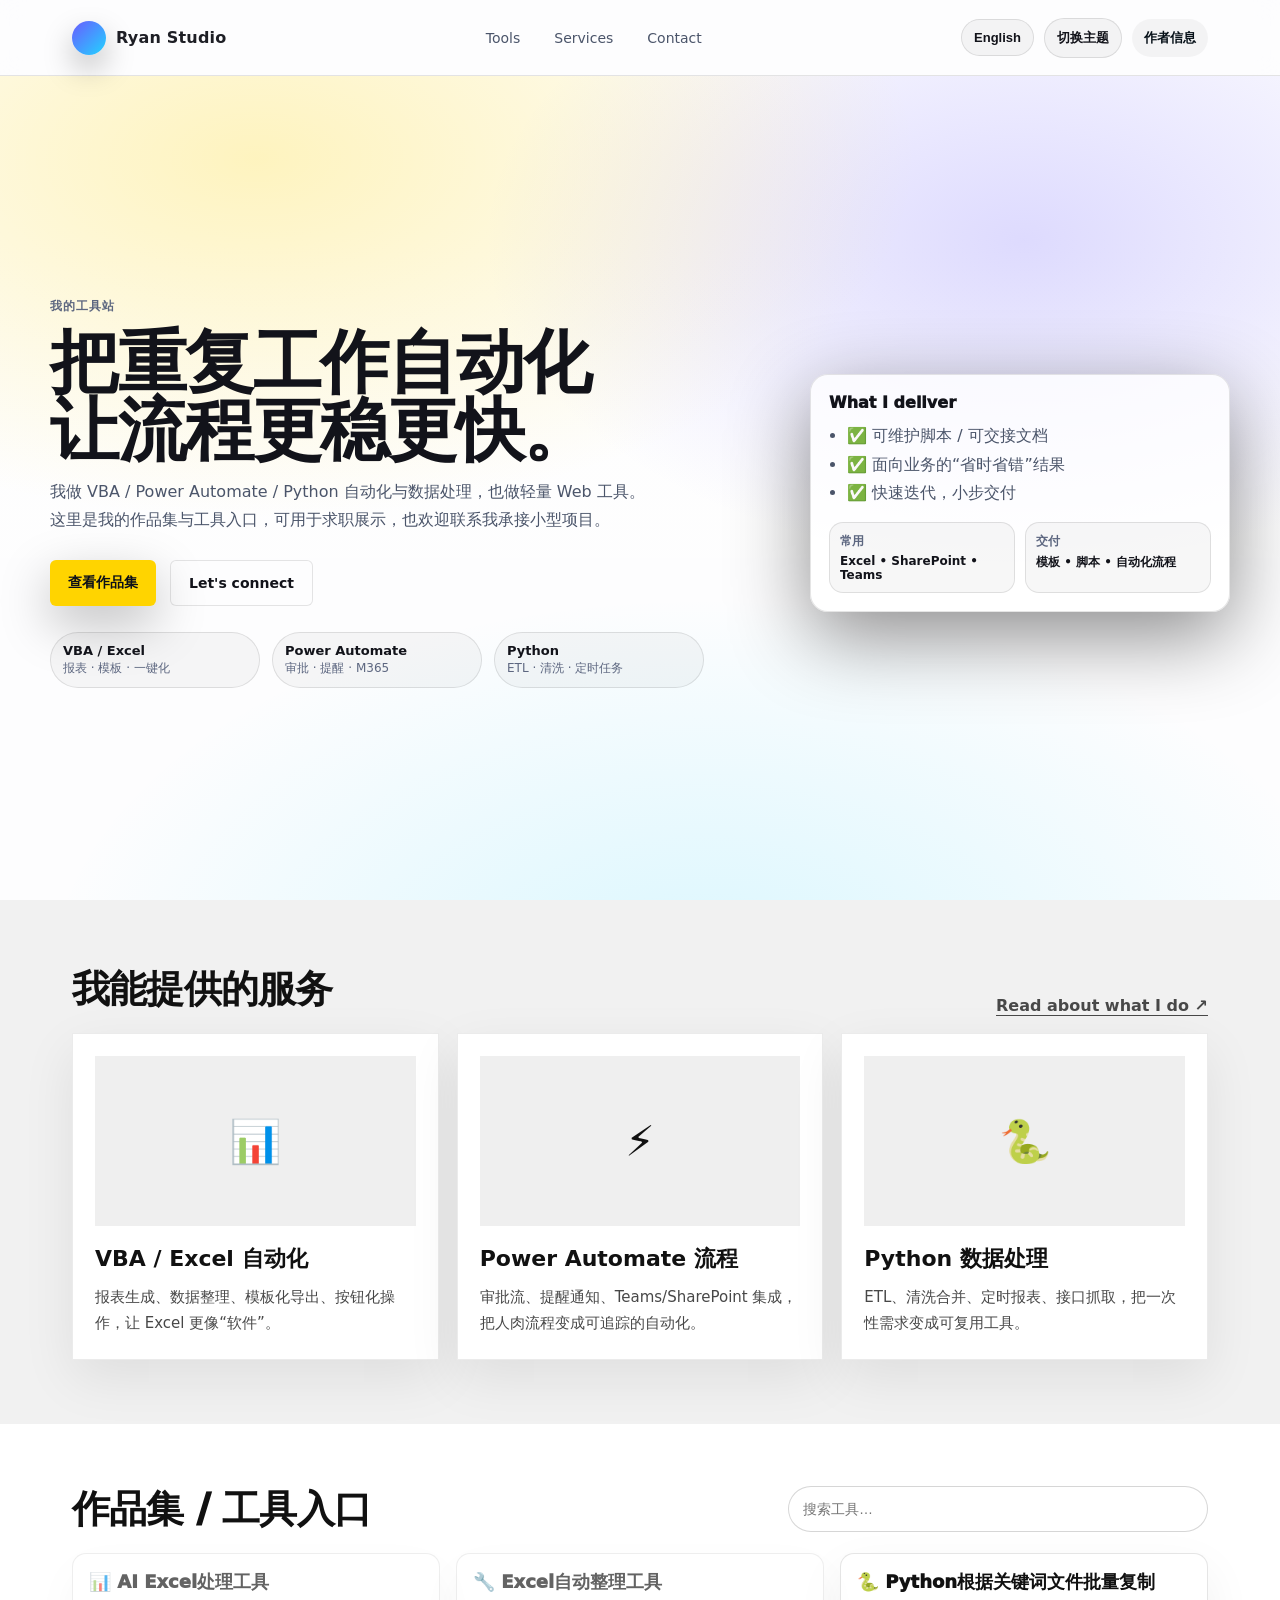
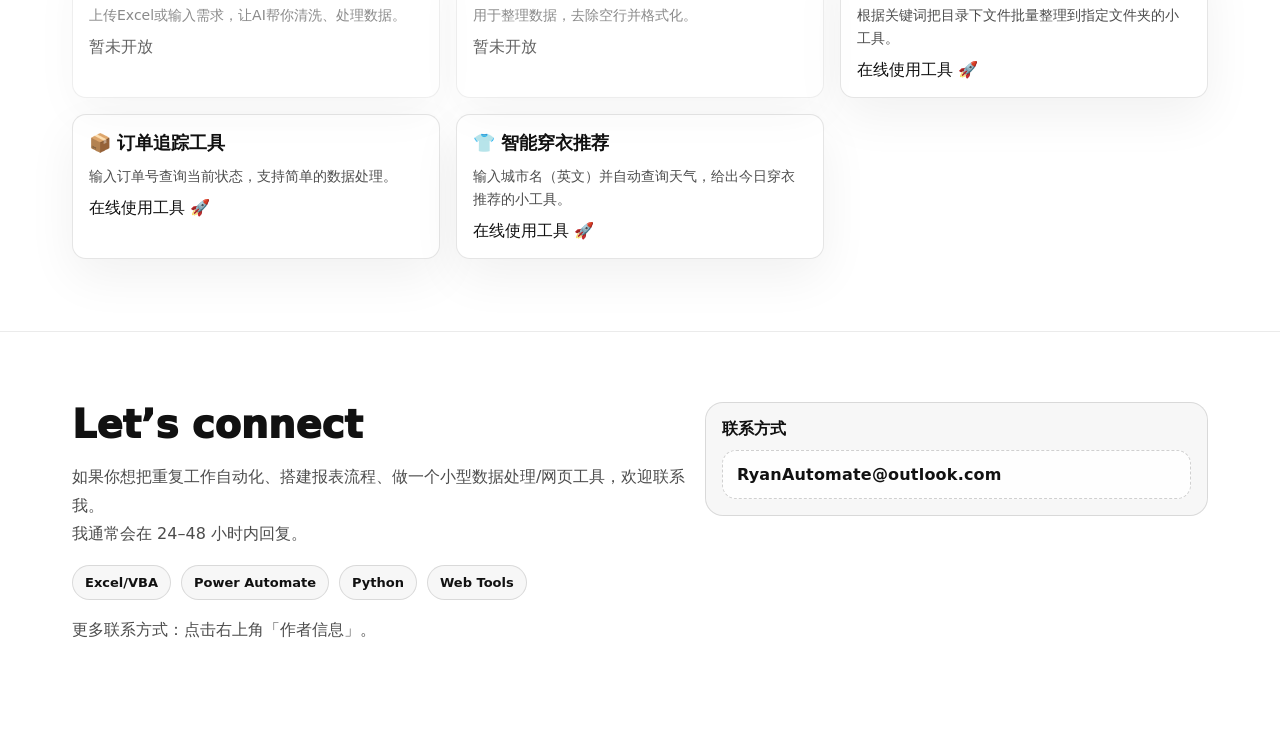
<file: index.html>
<!DOCTYPE html>
<html lang="zh-CN">
<head>
  <meta charset="UTF-8" />
  <meta name="viewport" content="width=device-width, initial-scale=1.0"/>
  <title id="docTitle">我的工具站</title>
  <link rel="icon" href="Logo.png" type="image/png" />
  <link rel="stylesheet" href="style.css" />
</head>
<body>
  <header class="topbar">
    <div class="container topbar__inner">
      <a class="brand" href="index.html" aria-label="Home">
        <span class="brand__mark" aria-hidden="true"></span>
        <span class="brand__text">Ryan Studio</span>
      </a>

      <nav class="navlinks" aria-label="Primary">
        <a href="#tools" class="navlink" id="navTools">Tools</a>
        <a href="#services" class="navlink" id="navServices">Services</a>
        <a href="#contact" class="navlink" id="navContact">Contact</a>
      </nav>

      <div class="topbar__actions" id="buttonContainer">
        <button id="langToggleBtn" class="pill" type="button">English</button>
        <button id="themeToggleBtn" class="pill" type="button">切换主题</button>
        <a id="authorBtn" class="pill pill--solid" href="about.html">作者信息</a>
      </div>
    </div>
  </header>

  <!-- HERO -->
  <section class="hero" id="top" aria-label="Hero">
    <div class="hero__bg" aria-hidden="true"></div>
    <div class="container hero__inner">
      <div class="hero__left">
        <div class="eyebrow" id="pageTitle">我的工具站</div>

        <h1 class="hero__headline" id="heroHeadline">
          把重复工作自动化<br/>
          让流程更稳更快<span class="dot">。</span>
        </h1>

        <p class="hero__sub" id="heroSub">
          我做 <strong>VBA / Power Automate / Python</strong> 自动化与数据处理，也做轻量 Web 工具。
          这里是我的作品集与工具入口，可用于求职展示，也欢迎联系我承接小型项目。
        </p>

        <div class="hero__cta">
          <a class="cta cta--primary" href="#tools" id="ctaPrimary">查看作品集</a>
          <a class="cta cta--ghost" href="#contact" id="ctaGhost">Let’s connect</a>
        </div>

        <div class="hero__badges" aria-label="Highlights">
          <div class="badge">
            <div class="badge__k" id="badge1k">VBA / Excel</div>
            <div class="badge__t" id="badge1t">报表 · 模板 · 一键化</div>
          </div>
          <div class="badge">
            <div class="badge__k" id="badge2k">Power Automate</div>
            <div class="badge__t" id="badge2t">审批 · 提醒 · M365</div>
          </div>
          <div class="badge">
            <div class="badge__k" id="badge3k">Python</div>
            <div class="badge__t" id="badge3t">ETL · 清洗 · 定时任务</div>
          </div>
        </div>
      </div>

      <div class="hero__right" id="about">
        <div class="awardPanel" aria-label="Proof">
          <div class="awardPanel__title" id="deliverTitle">What I deliver</div>
          <ul class="awardPanel__list">
            <li id="deliver1">✅ 可维护脚本 / 可交接文档</li>
            <li id="deliver2">✅ 面向业务的“省时省错”结果</li>
            <li id="deliver3">✅ 快速迭代，小步交付</li>
          </ul>

          <div class="awardPanel__mini">
            <div class="mini">
              <div class="mini__k" id="mini1k">常用</div>
              <div class="mini__t" id="mini1t">Excel · SharePoint · Teams</div>
            </div>
            <div class="mini">
              <div class="mini__k" id="mini2k">交付</div>
              <div class="mini__t" id="mini2t">模板 · 脚本 · 自动化流程</div>
            </div>
          </div>
        </div>
      </div>
    </div>
  </section>

  <!-- SERVICES -->
  <section class="services" id="services" aria-label="Services">
    <div class="container">
      <div class="sectionHead">
        <h2 id="servicesTitle">我能提供的服务</h2>
        <a class="sectionLink" href="#contact" id="servicesLink">Read about what I do ↗</a>
      </div>

      <div class="serviceGrid">
        <article class="serviceCard">
          <div class="serviceArt" aria-hidden="true">📊</div>
          <h3 id="svc1Title">VBA / Excel 自动化</h3>
          <p id="svc1Desc">报表生成、数据整理、模板化导出、按钮化操作，让 Excel 真正“像软件”。</p>
        </article>

        <article class="serviceCard">
          <div class="serviceArt" aria-hidden="true">⚡</div>
          <h3 id="svc2Title">Power Automate 流程</h3>
          <p id="svc2Desc">审批流、提醒通知、Teams/SharePoint 集成，把人肉流程变成可追踪的自动化。</p>
        </article>

        <article class="serviceCard">
          <div class="serviceArt" aria-hidden="true">🐍</div>
          <h3 id="svc3Title">Python 数据处理</h3>
          <p id="svc3Desc">ETL、清洗合并、定时报表、接口抓取，把一次性需求变成可复用工具。</p>
        </article>
      </div>
    </div>
  </section>

  <!-- TOOLS / PORTFOLIO -->
  <section class="portfolio" id="tools" aria-label="Tools & Projects">
    <div class="container">
      <div class="sectionHead sectionHead--tight">
        <h2 id="toolsTitle">作品集 / 工具入口</h2>
        <div class="searchWrap">
          <input type="text" id="searchInput" class="search" placeholder="搜索工具..." />
        </div>
      </div>

      <div id="toolsContainer" class="toolsGrid"></div>
    </div>
  </section>

  <!-- CONTACT -->
  <section class="contact" id="contact" aria-label="Contact">
    <div class="container contact__inner">
      <div class="contact__copy">
        <h2 id="contactTitle">Let’s connect</h2>
        <p class="muted" id="contactDesc">
          如果你想把重复工作自动化、搭建报表流程、做一个小型数据处理/网页工具，欢迎联系我。
          我通常在 24–48 小时内回复。
        </p>
        <div class="contact__chips" aria-label="Skills">
          <span class="chip" id="chip1">Excel/VBA</span>
          <span class="chip" id="chip2">Power Automate</span>
          <span class="chip" id="chip3">Python</span>
          <span class="chip" id="chip4">Web Tools</span>
        </div>
        <p class="muted" id="contactMore">更多联系方式：点击右上角「作者信息」。</p>
      </div>

      <!-- Replaced form with a mailbox placeholder -->
      <div class="contact__card">
        <div class="contact__label" id="mailboxLabel">联系方式</div>
        <div class="contact__mailbox" id="mailboxValue">RyanAutomate@outlook.com</div>
        <div class="muted" id="mailboxHint"></div>
      </div>
    </div>
  </section>

  <script src="app.js"></script>
</body>
</html>
</file>
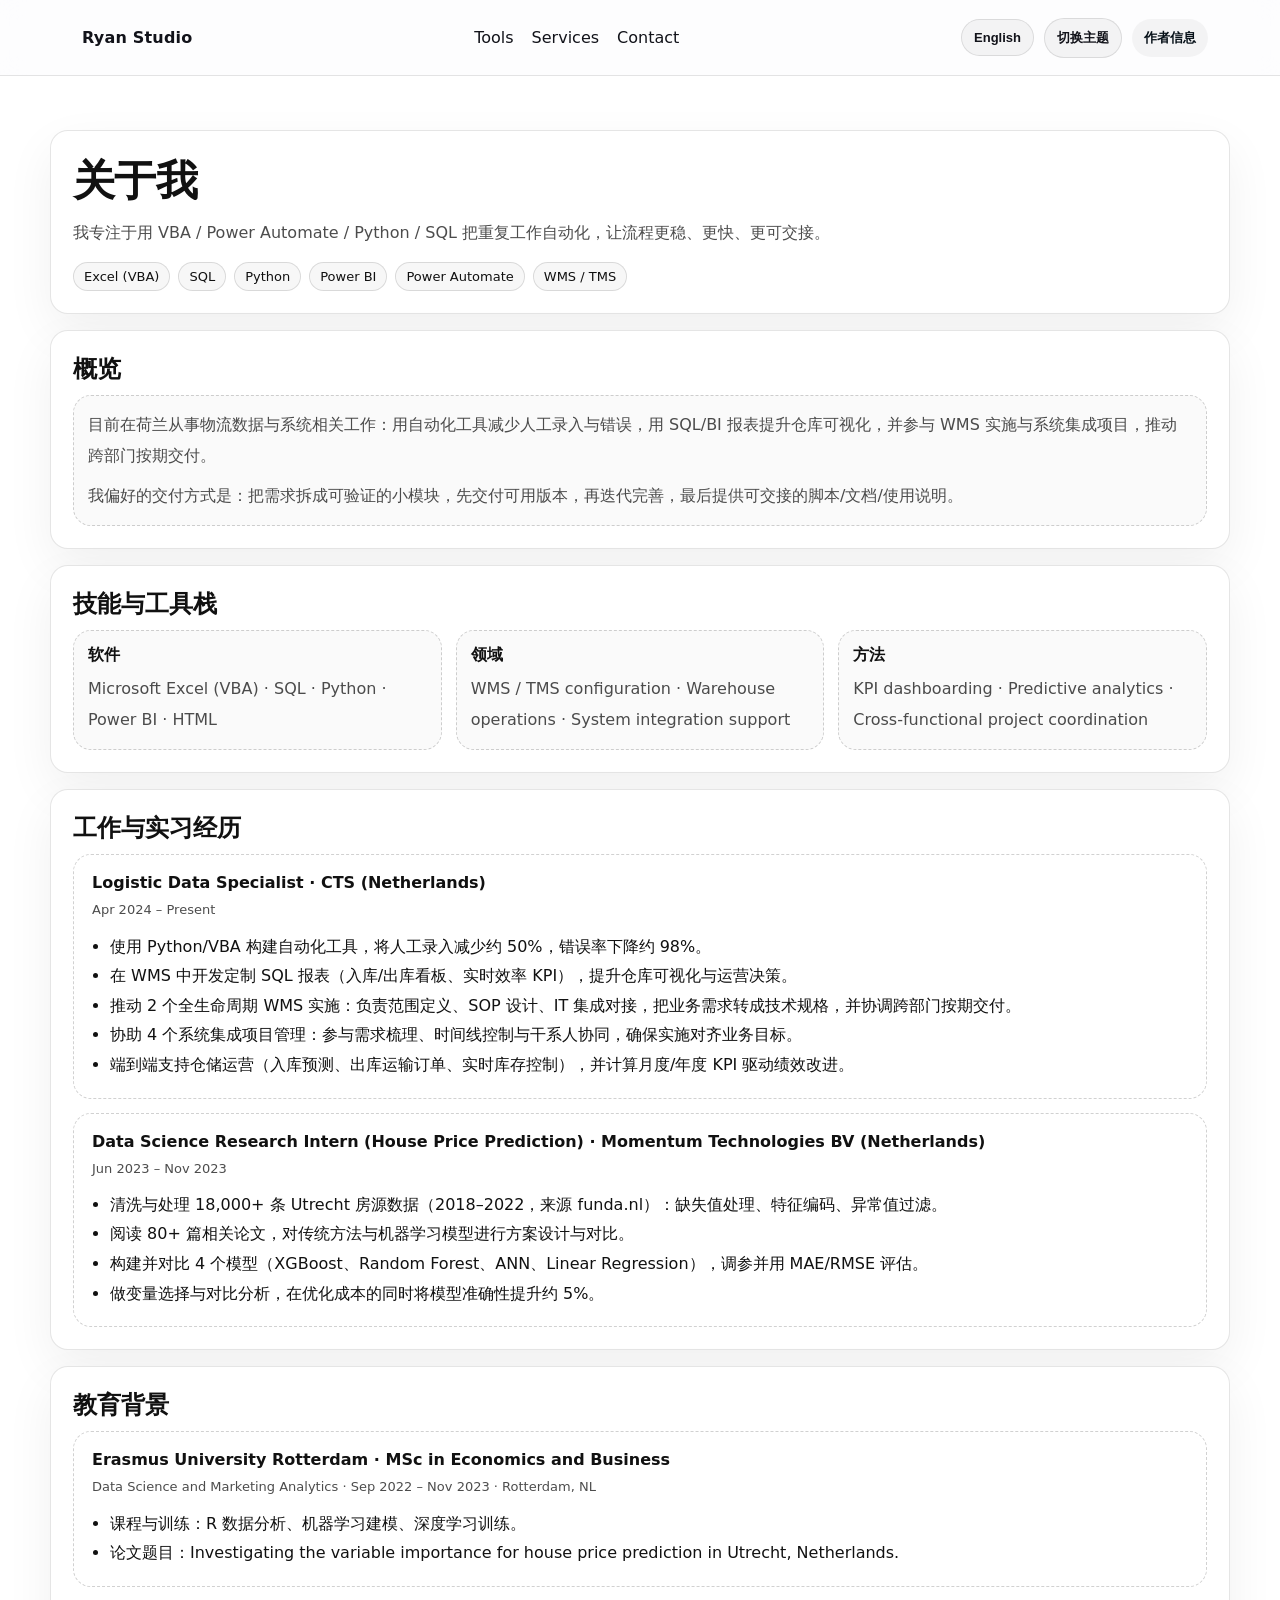
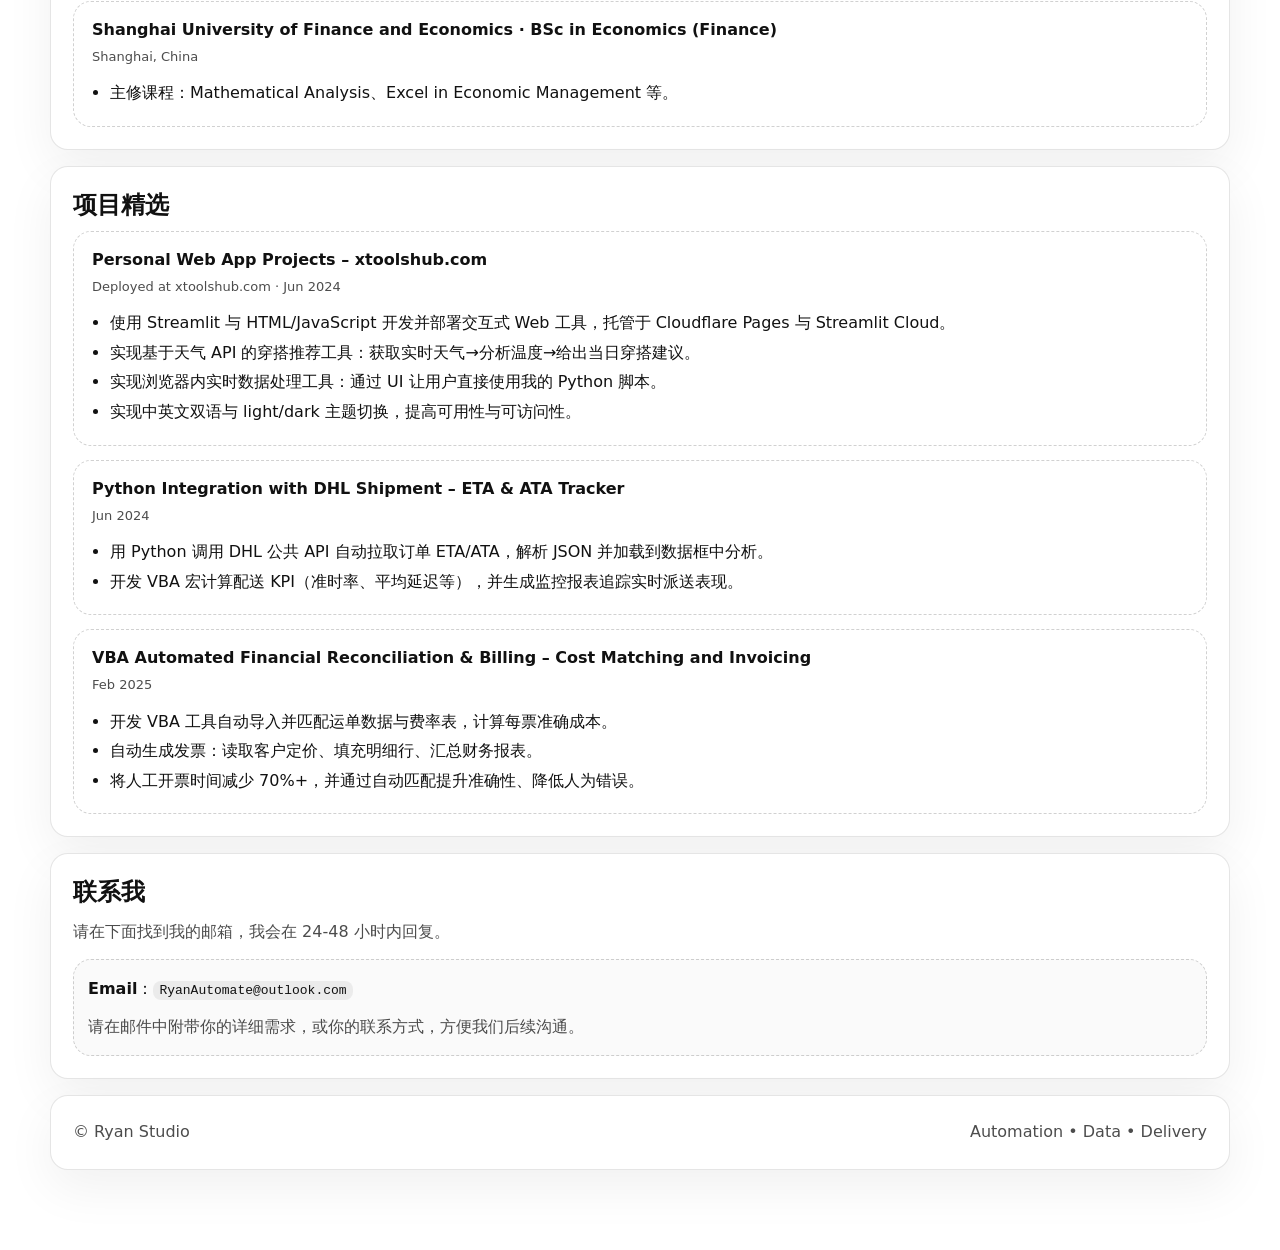
<file: about.html>
<!DOCTYPE html>
<html lang="zh-CN">
<head>
  <meta charset="UTF-8" />
  <meta name="viewport" content="width=device-width, initial-scale=1.0"/>
  <title>关于我 | Ryan Studio</title>
  <link rel="icon" href="Logo.png" type="image/png" />
  <link rel="stylesheet" href="style.css" />

  <!-- Ensure default theme is LIGHT when there is no preference stored yet -->
  <script>
    (function () {
      try {
        var key = "theme";
        var saved = localStorage.getItem(key);
        if (!saved) localStorage.setItem(key, "light");
      } catch (e) {}
    })();
  </script>

  <!-- About page readability guarantees (no need to modify style.css) -->
  <style>

    /* About page: keep same design language as homepage, add breathing room */
    .about-wrap{ padding: 0; }

    /* Responsive grids */
    .grid-3{ display:grid; grid-template-columns:repeat(3,minmax(0,1fr)); gap:14px; }
    @media (max-width: 980px){ .grid-3{ grid-template-columns:1fr; } }

    .section-title{ margin:0 0 10px; }
    .section-gap{ height:16px; }

    .tagrow{ display:flex; flex-wrap:wrap; gap:8px; }
    .tag{
      display:inline-flex; align-items:center; gap:6px;
      padding:6px 10px; border-radius:999px;
      border:1px solid rgba(0,0,0,.12);
      background: rgba(0,0,0,.03);
      font-size:13px;
      color:#111;
    }

    .timeline{ display:grid; gap:14px; }
    .titem{
      border:1px dashed rgba(0,0,0,.18);
      border-radius: var(--radius);
      padding: 18px;
      background: rgba(255,255,255,.98);
    }
    .titem h3{ margin:0 0 6px; font-size:16px; }
    .titem .meta{ font-size:13px; }
    .titem ul{ margin:10px 0 0; padding-left:18px; line-height:1.85; }

    .hero-title{ margin:0 0 10px; font-size:42px; letter-spacing:-.6px; }
    .hero-sub{ margin:0; line-height:1.7; max-width: 76ch; }

    /* Contact placeholder block */
    .contact-box{ line-height:1.9; }
    .contact-box code{
      padding:2px 6px; border-radius:8px;
      background: rgba(0,0,0,.06);
      color:#111;
    }

    /* Keep topbar buttons consistent */
    .topbar__actions a.pill{ text-decoration:none; }

  </style>
</head>

<body class="tool-page">
  <header class="topbar">
    <div class="container topbar__inner">
      <a class="brand" href="index.html" aria-label="Home">
        <span class="brand__dot" aria-hidden="true"></span>
        <span id="brandText">Ryan Studio</span>
      </a>

      <nav class="navlinks" aria-label="Primary">
        <a data-i18n="nav.tools" href="index.html#tools">Tools</a>
        <a data-i18n="nav.services" href="index.html#services">Services</a>
        <a data-i18n="nav.contact" href="index.html#contact">Contact</a>
      </nav>

      <div class="topbar__actions">
        <button id="langToggleBtn" class="pill" type="button">English</button>
        <button id="themeToggleBtn" class="pill" type="button">切换主题</button>
        <!-- Author button goes to about.html (no modal) -->
        <a id="authorBtn" class="pill pill--solid" href="about.html" data-i18n="nav.about_btn">作者信息</a>
      </div>
    </div>
  </header>

  <main class="tool-shell">
    <div class="container about-wrap">
    <section class="tool-surface--light tool-surface">
      <h1 class="hero-title" data-i18n="hero.title">关于我</h1>
      <p class="hero-sub muted" data-i18n="hero.subtitle">
        我专注于用 VBA / Power Automate / Python / SQL 把重复工作自动化，让流程更稳、更快、更可交接。
      </p>
      <div class="section-gap"></div>
      <div class="tagrow" aria-label="Key tags">
        <span class="tag">Excel (VBA)</span>
        <span class="tag">SQL</span>
        <span class="tag">Python</span>
        <span class="tag">Power BI</span>
        <span class="tag">Power Automate</span>
        <span class="tag">WMS / TMS</span>
      </div>
    </section>

    <div class="section-gap"></div>

    <section class="tool-surface--light tool-surface" id="summary">
      <h2 class="section-title" data-i18n="summary.title">概览</h2>
      <div class="dashbox" style="border:1px dashed rgba(17,24,39,.18); border-radius:14px; padding:14px;">
        <p class="muted" style="margin:0; line-height:1.9;" data-i18n="summary.p1">
          目前在荷兰从事物流数据与系统相关工作：用自动化工具减少人工录入与错误，用 SQL/BI 报表提升仓库可视化，并参与 WMS 实施与系统集成项目，推动跨部门按期交付。
        </p>
        <p class="muted" style="margin:10px 0 0; line-height:1.9;" data-i18n="summary.p2">
          我偏好的交付方式是：把需求拆成可验证的小模块，先交付可用版本，再迭代完善，最后提供可交接的脚本/文档/使用说明。
        </p>
      </div>
    </section>

    <div class="section-gap"></div>

    <section class="tool-surface--light tool-surface" id="skills">
      <h2 class="section-title" data-i18n="skills.title">技能与工具栈</h2>
      <div class="grid-3">
        <div class="dashbox" style="border:1px dashed rgba(17,24,39,.18); border-radius:14px; padding:14px;">
          <strong data-i18n="skills.software">Software</strong>
          <p class="muted" style="margin:8px 0 0; line-height:1.9;">
            Microsoft Excel (VBA) · SQL · Python · Power BI · HTML
          </p>
        </div>
        <div class="dashbox" style="border:1px dashed rgba(17,24,39,.18); border-radius:14px; padding:14px;">
          <strong data-i18n="skills.domain">Domain</strong>
          <p class="muted" style="margin:8px 0 0; line-height:1.9;">
            WMS / TMS configuration · Warehouse operations · System integration support
          </p>
        </div>
        <div class="dashbox" style="border:1px dashed rgba(17,24,39,.18); border-radius:14px; padding:14px;">
          <strong data-i18n="skills.methods">Methods</strong>
          <p class="muted" style="margin:8px 0 0; line-height:1.9;">
            KPI dashboarding · Predictive analytics · Cross‑functional project coordination
          </p>
        </div>
      </div>
    </section>

    <div class="section-gap"></div>

    <section class="tool-surface--light tool-surface" id="experience">
      <h2 class="section-title" data-i18n="exp.title">工作与实习经历</h2>

      <div class="timeline">
        <div class="titem">
          <h3 data-i18n="exp.cts.title">Logistic Data Specialist · CTS (Netherlands)</h3>
          <div class="meta muted" data-i18n="exp.cts.meta">Apr 2024 – Present</div>
          <ul>
            <li data-i18n="exp.cts.b1">使用 Python/VBA 构建自动化工具，将人工录入减少约 50%，错误率下降约 98%。</li>
            <li data-i18n="exp.cts.b2">在 WMS 中开发定制 SQL 报表（入库/出库看板、实时效率 KPI），提升仓库可视化与运营决策。</li>
            <li data-i18n="exp.cts.b3">推动 2 个全生命周期 WMS 实施：负责范围定义、SOP 设计、IT 集成对接，把业务需求转成技术规格，并协调跨部门按期交付。</li>
            <li data-i18n="exp.cts.b4">协助 4 个系统集成项目管理：参与需求梳理、时间线控制与干系人协同，确保实施对齐业务目标。</li>
            <li data-i18n="exp.cts.b5">端到端支持仓储运营（入库预测、出库运输订单、实时库存控制），并计算月度/年度 KPI 驱动绩效改进。</li>
          </ul>
        </div>

        <div class="titem">
          <h3 data-i18n="exp.momentum.title">Data Science Research Intern (House Price Prediction) · Momentum Technologies BV (Netherlands)</h3>
          <div class="meta muted" data-i18n="exp.momentum.meta">Jun 2023 – Nov 2023</div>
          <ul>
            <li data-i18n="exp.momentum.b1">清洗与处理 18,000+ 条 Utrecht 房源数据（2018–2022，来源 funda.nl）：缺失值处理、特征编码、异常值过滤。</li>
            <li data-i18n="exp.momentum.b2">阅读 80+ 篇相关论文，对传统方法与机器学习模型进行方案设计与对比。</li>
            <li data-i18n="exp.momentum.b3">构建并对比 4 个模型（XGBoost、Random Forest、ANN、Linear Regression），调参并用 MAE/RMSE 评估。</li>
            <li data-i18n="exp.momentum.b4">做变量选择与对比分析，在优化成本的同时将模型准确性提升约 5%。</li>
          </ul>
        </div>
      </div>
    </section>

    <div class="section-gap"></div>

    <section class="tool-surface--light tool-surface" id="education">
      <h2 class="section-title" data-i18n="edu.title">教育背景</h2>

      <div class="timeline">
        <div class="titem">
          <h3 data-i18n="edu.eur.title">Erasmus University Rotterdam · MSc in Economics and Business</h3>
          <div class="meta muted" data-i18n="edu.eur.meta">Data Science and Marketing Analytics · Sep 2022 – Nov 2023 · Rotterdam, NL</div>
          <ul>
            <li data-i18n="edu.eur.b1">课程与训练：R 数据分析、机器学习建模、深度学习训练。</li>
            <li data-i18n="edu.eur.b2">论文题目：Investigating the variable importance for house price prediction in Utrecht, Netherlands.</li>
          </ul>
        </div>

        <div class="titem">
          <h3 data-i18n="edu.sufe.title">Shanghai University of Finance and Economics · BSc in Economics (Finance)</h3>
          <div class="meta muted" data-i18n="edu.sufe.meta">Shanghai, China</div>
          <ul>
            <li data-i18n="edu.sufe.b1">主修课程：Mathematical Analysis、Excel in Economic Management 等。</li>
          </ul>
        </div>
      </div>
    </section>

    <div class="section-gap"></div>

    <section class="tool-surface--light tool-surface" id="projects">
      <h2 class="section-title" data-i18n="proj.title">项目精选</h2>

      <div class="timeline">
        <div class="titem">
          <h3 data-i18n="proj.web.title">Personal Web App Projects – xtoolshub.com</h3>
          <div class="meta muted" data-i18n="proj.web.meta">Deployed at xtoolshub.com · Jun 2024</div>
          <ul>
            <li data-i18n="proj.web.b1">使用 Streamlit 与 HTML/JavaScript 开发并部署交互式 Web 工具，托管于 Cloudflare Pages 与 Streamlit Cloud。</li>
            <li data-i18n="proj.web.b2">实现基于天气 API 的穿搭推荐工具：获取实时天气→分析温度→给出当日穿搭建议。</li>
            <li data-i18n="proj.web.b3">实现浏览器内实时数据处理工具：通过 UI 让用户直接使用我的 Python 脚本。</li>
            <li data-i18n="proj.web.b4">实现中英文双语与 light/dark 主题切换，提高可用性与可访问性。</li>
          </ul>
        </div>

        <div class="titem">
          <h3 data-i18n="proj.dhl.title">Python Integration with DHL Shipment – ETA & ATA Tracker</h3>
          <div class="meta muted" data-i18n="proj.dhl.meta">Jun 2024</div>
          <ul>
            <li data-i18n="proj.dhl.b1">用 Python 调用 DHL 公共 API 自动拉取订单 ETA/ATA，解析 JSON 并加载到数据框中分析。</li>
            <li data-i18n="proj.dhl.b2">开发 VBA 宏计算配送 KPI（准时率、平均延迟等），并生成监控报表追踪实时派送表现。</li>
          </ul>
        </div>

        <div class="titem">
          <h3 data-i18n="proj.vba.title">VBA Automated Financial Reconciliation & Billing – Cost Matching and Invoicing</h3>
          <div class="meta muted" data-i18n="proj.vba.meta">Feb 2025</div>
          <ul>
            <li data-i18n="proj.vba.b1">开发 VBA 工具自动导入并匹配运单数据与费率表，计算每票准确成本。</li>
            <li data-i18n="proj.vba.b2">自动生成发票：读取客户定价、填充明细行、汇总财务报表。</li>
            <li data-i18n="proj.vba.b3">将人工开票时间减少 70%+，并通过自动匹配提升准确性、降低人为错误。</li>
          </ul>
        </div>
      </div>
    </section>

    <div class="section-gap"></div>

    <section class="tool-surface--light tool-surface" id="contact">
      <h2 class="section-title" data-i18n="contact.title">联系我</h2>
      <p class="muted" style="margin:0 0 12px; line-height:1.8;" data-i18n="contact.subtitle">
        请在下面找到我的邮箱，我会在 24-48 小时内回复。
      </p>
      <div class="dashbox contact-box" style="border:1px dashed rgba(17,24,39,.18); border-radius:14px; padding:14px;">
        <div><strong>Email</strong>：<code>RyanAutomate@outlook.com</code></div>
        <div class="muted" style="margin-top:8px;" data-i18n="contact.note">
          请在邮件中附带你的详细需求，或你的联系方式，方便我们后续沟通。
        </div>
      </div>
    </section>

    <div class="section-gap"></div>

    <section class="tool-surface--light tool-surface">
      <div class="muted" style="display:flex; justify-content:space-between; gap:12px; flex-wrap:wrap;">
        <span data-i18n="footer.left">© Ryan Studio</span>
        <span data-i18n="footer.right">Automation • Data • Delivery</span>
      </div>
    </section>
      </div>
  </main>

  <!-- About page local scripts: theme + language (no dependency on app.js) -->
  <script>
    (function () {
      const LS = { theme: "theme", lang: "lang" };

      const I18N = {
        cn: {
          htmlLang: "zh-CN",
          title: "关于我 | Ryan Studio",
          buttons: { langTo: "English", theme: "切换主题" },
          nav: { tools: "Tools", services: "Services", contact: "Contact", about_btn: "作者信息" },
          hero: {
            title: "关于我",
            subtitle: "我专注于用 VBA / Power Automate / Python / SQL 把重复工作自动化，让流程更稳、更快、更可交接。"
          },
          summary: {
            title: "概览",
            p1: "目前在荷兰从事物流数据与系统相关工作：用自动化工具减少人工录入与错误，用 SQL/BI 报表提升仓库可视化，并参与 WMS 实施与系统集成项目，推动跨部门按期交付。",
            p2: "我偏好的交付方式是：把需求拆成可验证的小模块，先交付可用版本，再迭代完善，最后提供可交接的脚本/文档/使用说明。"
          },
          skills: { title: "技能与工具栈", software: "软件", domain: "领域", methods: "方法" },
          exp: {
            title: "工作与实习经历",
            cts: {
              title: "Logistic Data Specialist · CTS (Netherlands)",
              meta: "Apr 2024 – Present",
              b1: "使用 Python/VBA 构建自动化工具，将人工录入减少约 50%，错误率下降约 98%。",
              b2: "在 WMS 中开发定制 SQL 报表（入库/出库看板、实时效率 KPI），提升仓库可视化与运营决策。",
              b3: "推动 2 个全生命周期 WMS 实施：负责范围定义、SOP 设计、IT 集成对接，把业务需求转成技术规格，并协调跨部门按期交付。",
              b4: "协助 4 个系统集成项目管理：参与需求梳理、时间线控制与干系人协同，确保实施对齐业务目标。",
              b5: "端到端支持仓储运营（入库预测、出库运输订单、实时库存控制），并计算月度/年度 KPI 驱动绩效改进。"
            },
            momentum: {
              title: "Data Science Research Intern (House Price Prediction) · Momentum Technologies BV (Netherlands)",
              meta: "Jun 2023 – Nov 2023",
              b1: "清洗与处理 18,000+ 条 Utrecht 房源数据（2018–2022，来源 funda.nl）：缺失值处理、特征编码、异常值过滤。",
              b2: "阅读 80+ 篇相关论文，对传统方法与机器学习模型进行方案设计与对比。",
              b3: "构建并对比 4 个模型（XGBoost、Random Forest、ANN、Linear Regression），调参并用 MAE/RMSE 评估。",
              b4: "做变量选择与对比分析，在优化成本的同时将模型准确性提升约 5%。"
            }
          },
          edu: {
            title: "教育背景",
            eur: {
              title: "Erasmus University Rotterdam · MSc in Economics and Business",
              meta: "Data Science and Marketing Analytics · Sep 2022 – Nov 2023 · Rotterdam, NL",
              b1: "课程与训练：R 数据分析、机器学习建模、深度学习训练。",
              b2: "论文题目：Investigating the variable importance for house price prediction in Utrecht, Netherlands."
            },
            sufe: {
              title: "Shanghai University of Finance and Economics · BSc in Economics (Finance)",
              meta: "Shanghai, China",
              b1: "主修课程：Mathematical Analysis、Excel in Economic Management 等。"
            }
          },
          proj: {
            title: "项目精选",
            web: {
              title: "Personal Web App Projects – xtoolshub.com",
              meta: "Deployed at xtoolshub.com · Jun 2024",
              b1: "使用 Streamlit 与 HTML/JavaScript 开发并部署交互式 Web 工具，托管于 Cloudflare Pages 与 Streamlit Cloud。",
              b2: "实现基于天气 API 的穿搭推荐工具：获取实时天气→分析温度→给出当日穿搭建议。",
              b3: "实现浏览器内实时数据处理工具：通过 UI 让用户直接使用我的 Python 脚本。",
              b4: "实现中英文双语与 light/dark 主题切换，提高可用性与可访问性。"
            },
            dhl: {
              title: "Python Integration with DHL Shipment – ETA & ATA Tracker",
              meta: "Jun 2024",
              b1: "用 Python 调用 DHL 公共 API 自动拉取订单 ETA/ATA，解析 JSON 并加载到数据框中分析。",
              b2: "开发 VBA 宏计算配送 KPI（准时率、平均延迟等），并生成监控报表追踪实时派送表现。"
            },
            vba: {
              title: "VBA Automated Financial Reconciliation & Billing – Cost Matching and Invoicing",
              meta: "Feb 2025",
              b1: "开发 VBA 工具自动导入并匹配运单数据与费率表，计算每票准确成本。",
              b2: "自动生成发票：读取客户定价、填充明细行、汇总财务报表。",
              b3: "将人工开票时间减少 70%+，并通过自动匹配提升准确性、降低人为错误。"
            }
          },
          contact: {
            title: "联系我",
            subtitle: "请在下面找到我的邮箱，我会在 24-48 小时内回复。",
            note: "请在邮件中附带你的详细需求，或你的联系方式，方便我们后续沟通。"
          },
          footer: { left: "© Ryan Studio", right: "Automation • Data • Delivery" }
        },

        en: {
          htmlLang: "en",
          title: "About | Ryan Studio",
          buttons: { langTo: "中文", theme: "Toggle theme" },
          nav: { tools: "Tools", services: "Services", contact: "Contact", about_btn: "About" },
          hero: {
            title: "About",
            subtitle: "I build VBA / Power Automate / Python / SQL automations to make repetitive work stable, faster, and easy to hand over."
          },
          summary: {
            title: "Overview",
            p1: "I currently work in the Netherlands on logistics data and systems: building automation to reduce manual input and errors, creating SQL/BI reporting for warehouse visibility, and supporting WMS implementation & system integration to deliver cross‑functionally.",
            p2: "My preferred delivery style: break requirements into verifiable modules, ship a usable version first, iterate quickly, and hand over with runnable scripts + documentation + clear usage notes."
          },
          skills: { title: "Skills & Tooling", software: "Software", domain: "Domain", methods: "Methods" },
          exp: {
            title: "Experience",
            cts: {
              title: "Logistic Data Specialist · CTS (Netherlands)",
              meta: "Apr 2024 – Present",
              b1: "Built Python/VBA automation tools, cutting manual input by ~50% and reducing error rates by ~98%.",
              b2: "Developed custom SQL reports in WMS (inbound/outbound dashboards, real‑time efficiency KPIs) to improve warehouse visibility and decisions.",
              b3: "Drove two full‑lifecycle WMS implementations: owned scope, SOP design, IT integration, translated business needs into specs, and coordinated cross‑functional delivery on time and budget.",
              b4: "Supported four system integration projects: requirements, timeline control, stakeholder coordination, ensuring alignment with business objectives.",
              b5: "Oversaw end‑to‑end warehouse logistics support (inbound forecasting, transport order issuance, real‑time inventory control) and calculated monthly/annual KPIs to drive performance."
            },
            momentum: {
              title: "Data Science Research Intern (House Price Prediction) · Momentum Technologies BV (Netherlands)",
              meta: "Jun 2023 – Nov 2023",
              b1: "Cleaned and processed 18,000+ Utrecht housing records (2018–2022) from funda.nl: missing values, feature encoding, and outlier filtering.",
              b2: "Reviewed 80+ academic papers on traditional and machine learning models to design a hybrid prediction approach.",
              b3: "Built and compared 4 ML models (XGBoost, Random Forest, ANN, Linear Regression), tuning hyperparameters and evaluating with MAE/RMSE.",
              b4: "Refined variable selection through comparative analysis, improving accuracy by ~5% while optimizing cost and efficiency."
            }
          },
          edu: {
            title: "Education",
            eur: {
              title: "Erasmus University Rotterdam · MSc in Economics and Business",
              meta: "Data Science and Marketing Analytics · Sep 2022 – Nov 2023 · Rotterdam, NL",
              b1: "Training: R for data analysis, machine learning model building, and deep learning exercises.",
              b2: "Thesis: “Investigating the variable importance for house price prediction in Utrecht, Netherlands.”"
            },
            sufe: {
              title: "Shanghai University of Finance and Economics · BSc in Economics (Finance)",
              meta: "Shanghai, China",
              b1: "Selected coursework: Mathematical Analysis, Excel in Economic Management."
            }
          },
          proj: {
            title: "Selected Projects",
            web: {
              title: "Personal Web App Projects – xtoolshub.com",
              meta: "Deployed at xtoolshub.com · Jun 2024",
              b1: "Developed and deployed interactive web tools using Streamlit and HTML/JavaScript, hosted on Cloudflare Pages and Streamlit Cloud.",
              b2: "Built an HTML clothing recommender that fetches live weather data via API, analyzes temperature, and suggests outfits for the day.",
              b3: "Created a Streamlit utility for real‑time data processing, allowing users to run Python scripts in‑browser through a friendly UI.",
              b4: "Implemented dual‑language support (English/Chinese) and light/dark theme toggling for accessibility."
            },
            dhl: {
              title: "Python Integration with DHL Shipment – ETA & ATA Tracker",
              meta: "Jun 2024",
              b1: "Automated retrieval of shipment ETA/ATA via DHL public API using Python, parsed JSON responses, and loaded results into dataframes for analysis.",
              b2: "Built VBA macros to compute delivery KPIs (on‑time rate, average delay) and generate monitoring reports for dispatch performance."
            },
            vba: {
              title: "VBA Automated Financial Reconciliation & Billing – Cost Matching and Invoicing",
              meta: "Feb 2025",
              b1: "Developed VBA tools to import and match shipment data with transport rate tables and calculate per‑shipment costs accurately.",
              b2: "Generated invoices automatically by retrieving customer pricing, filling line items, and compiling summary reports.",
              b3: "Reduced manual billing time by 70%+ and improved accuracy by removing human error."
            }
          },
          contact: {
            title: "Contact",
            subtitle: "Please find my email below, I will reply in 24h-48h",
            note: "Please include your detailed requirements or contact info in the email for follow-up."
          },
          footer: { left: "© Ryan Studio", right: "Automation • Data • Delivery" }
        }
      };

      function getLang() {
        try { return localStorage.getItem(LS.lang) || "cn"; } catch (e) { return "cn"; }
      }
      function setLang(l) {
        try { localStorage.setItem(LS.lang, l); } catch (e) {}
      }

      function applyLang(lang) {
        const dict = I18N[lang] || I18N.cn;
        document.documentElement.lang = dict.htmlLang;
        document.title = dict.title;

        document.querySelectorAll("[data-i18n]").forEach(el => {
          const key = el.getAttribute("data-i18n");
          const parts = key.split(".");
          let cur = dict;
          for (const p of parts) cur = (cur && cur[p] != null) ? cur[p] : null;
          if (typeof cur === "string") el.textContent = cur;
        });

        const langBtn = document.getElementById("langToggleBtn");
        if (langBtn) langBtn.textContent = dict.buttons.langTo;

        const themeBtn = document.getElementById("themeToggleBtn");
        if (themeBtn) themeBtn.textContent = dict.buttons.theme;
      }

      function getTheme() {
        try { return localStorage.getItem(LS.theme) || "light"; } catch (e) { return "light"; }
      }
      function setTheme(t) {
        try { localStorage.setItem(LS.theme, t); } catch (e) {}
      }

      function applyTheme(theme) {
        const light = theme === "light";
        document.body.classList.toggle("light-mode", light);
      }

      // init
      const initLang = getLang();
      const initTheme = getTheme(); // default ensured to be light in <head>
      applyTheme(initTheme);
      applyLang(initLang);

      // bindings
      document.getElementById("langToggleBtn")?.addEventListener("click", () => {
        const next = (getLang() === "cn") ? "en" : "cn";
        setLang(next);
        applyLang(next);
      });

      document.getElementById("themeToggleBtn")?.addEventListener("click", () => {
        const next = (getTheme() === "light") ? "dark" : "light";
        setTheme(next);
        applyTheme(next);
      });
    })();
  </script>
</body>
</html>
</file>
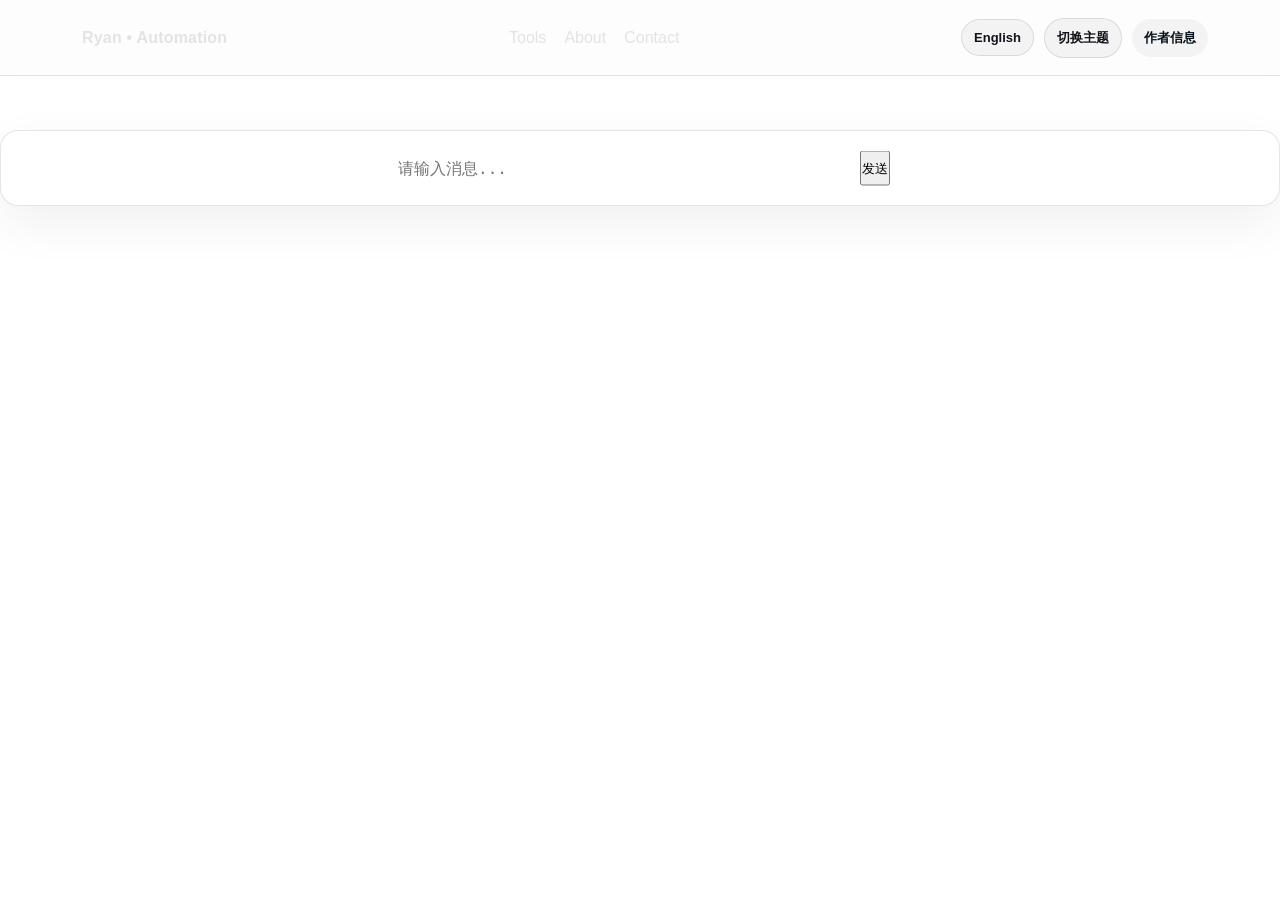
<file: excel_ai.html>
<!DOCTYPE html>
<html lang="zh-CN">
<head>
  <meta charset="UTF-8">
  <meta name="viewport" content="width=device-width, initial-scale=1.0">
  <title>AI Excel 处理工具</title>
  <link rel="icon" href="Logo.png" type="image/png" />
  <link rel="stylesheet" href="style.css" />
  <style>

  * { box-sizing: border-box; margin:0; padding:0; }
  body, html { height: 100%; font-family: 'Segoe UI', sans-serif; background: transparent; color: #e3e3e3; }

  .chat-container {
    max-width: 600px;
    height: 100%;
    margin: 0 auto;
    display: flex;
    flex-direction: column;
    position: relative;
  }

  /* 聊天区 */
  #chatHistory {
    flex: 1;
    overflow-y: auto;
    padding: 15px;
    display: flex;
    flex-direction: column;
    gap: 5px;
  }

  .message {
    max-width: 70%;
    padding: 10px 15px;
    border-radius: 20px;
    word-wrap: break-word;
    line-height: 1.4;
    display: inline-block;
  }
  .user { background: transparent; color:#000; margin-left:auto; text-align:right; border-bottom-right-radius:5px; border-bottom-left-radius:20px;}
  .ai { background: transparent; color:#fff; margin-right:auto; text-align:left; border-bottom-left-radius:5px; border-bottom-right-radius:20px;}

  /* 初始居中输入框 */
  #initialInput {
    position: absolute;
    top: 50%;
    left: 50%;
    transform: translate(-50%, -50%);
    width: 90%;
    max-width: 500px;
    display: flex;
    gap: 10px;
  }
  #initialInput textarea { flex:1; resize:none; border-radius:10px; border:none; padding:8px; font-size:1rem; background: transparent; color:#e3e3e3; }

  /* 底部输入框 */
  .input-area {
    display: flex;
    padding: 10px;
    background: transparent;
    border-top-left-radius:10px;
    border-top-right-radius:10px;
  }
  .input-area textarea {
    flex:1;
    resize:none;
    border-radius:10px;
    border:none;
    padding:8px;
    font-size:1rem;
    background: transparent;
    color:#e3e3e3;
  }
  .input-area button {
    margin-left:10px;
    padding:10px 15px;
    font-size:1rem;
    border:none;
    border-radius:10px;
    background: transparent;
    color:#000;
    cursor:pointer;
    font-weight:bold;
  }

  </style>
</head>
<body class="tool-page">
  <header class="topbar">
    <div class="container topbar__inner">
      <a class="brand" href="index.html" aria-label="Home">
        <span class="brand__dot" aria-hidden="true"></span>
        <span id="brandText">Ryan • Automation</span>
      </a>

      <nav class="navlinks" aria-label="Primary">
        <a id="navTools" href="index.html#tools">Tools</a>
        <a id="navAbout" href="about.html">About</a>
        <a id="navContact" href="index.html#contact">Contact</a>
      </nav>

      <div class="topbar__actions">
        <button id="langToggleBtn" class="pill" type="button">English</button>
        <button id="themeToggleBtn" class="pill" type="button">切换主题</button>
        <button id="authorBtn" class="pill pill--solid" type="button">作者信息</button>
      </div>
    </div>
  </header>

  <main class="tool-shell">
    <div class="tool-surface">
      
<div class="chat-container">
<div id="chatHistory"></div>
<!-- 初始居中输入框 -->
<div id="initialInput">
<textarea id="promptInput" placeholder="请输入消息..." rows="1"></textarea>
<button onclick="sendMessage()">发送</button>
</div>
<!-- 底部输入框 -->
<div class="input-area" id="bottomInput" style="display:none;">
<textarea id="promptInputBottom" placeholder="请输入消息..." rows="1"></textarea>
<button onclick="sendMessageBottom()">发送</button>
</div>
</div>
<script>
const chatHistoryDiv = document.getElementById("chatHistory");
const initialInputDiv = document.getElementById("initialInput");
const bottomInputDiv = document.getElementById("bottomInput");
const promptInput = document.getElementById("promptInput");
const promptInputBottom = document.getElementById("promptInputBottom");

let chatHistory = [];

async function sendMessage() {
    const prompt = promptInput.value.trim();
    if(!prompt) return;

    chatHistory.push({role:"user", content:prompt});
    updateChatUI();

    // 切换输入框
    initialInputDiv.style.display="none";
    bottomInputDiv.style.display="flex";
    promptInputBottom.focus();

    await sendToBackend();
}

async function sendMessageBottom() {
    const prompt = promptInputBottom.value.trim();
    if(!prompt) return;

    chatHistory.push({role:"user", content:prompt});
    updateChatUI();
    promptInputBottom.value = "";
    promptInputBottom.focus();

    await sendToBackend();
}

function updateChatUI() {
    chatHistoryDiv.innerHTML = chatHistory.map(m => `<div class="message ${m.role}">${m.content}</div>`).join("");
    chatHistoryDiv.scrollTop = chatHistoryDiv.scrollHeight;
}

async function sendToBackend() {
    try {
        const response = await fetch("https://ai-excel-automation.onrender.com/excel-ai", {
            method:"POST",
            headers: {"Content-Type":"application/json"},
            body: JSON.stringify({chatHistory})
        });
        if(!response.ok) {
            chatHistory.push({role:"ai", content:`❌ API 错误 ${response.status}`});
            updateChatUI();
            return;
        }
        const data = await response.json();
        chatHistory.push({role:"ai", content:data.result || "未返回结果"});
        updateChatUI();
    } catch(error) {
        chatHistory.push({role:"ai", content:`❌ 请求异常: ${error}`});
        updateChatUI();
    }
}

// 回车发送
promptInput.addEventListener("keypress", function(e){if(e.key==="Enter"&&!e.shiftKey){e.preventDefault();sendMessage();}});
promptInputBottom.addEventListener("keypress", function(e){if(e.key==="Enter"&&!e.shiftKey){e.preventDefault();sendMessageBottom();}});
</script>

    </div>
  </main>

  <!-- Author modal -->
  <div id="authorModal" class="modal" aria-hidden="true">
    <div id="authorModalContent" class="modal__content" role="dialog" aria-modal="true" aria-labelledby="authorTitle">
      <div class="modal__head">
        <h3 id="authorTitle">关于作者</h3>
        <button id="authorClose" class="modal__close" aria-label="Close">✕</button>
      </div>
      <p id="authorText" class="modal__body">嗨，这里是 Ryan。</p>
      <div class="modal__actions">
        <a class="btn btn--yellow" href="index.html#contact">Contact</a>
        <a class="btn btn--ghost" href="index.html#tools">Tools</a>
      </div>
    </div>
  </div>

  <script src="app.js"></script>
</body>
</html>
</file>
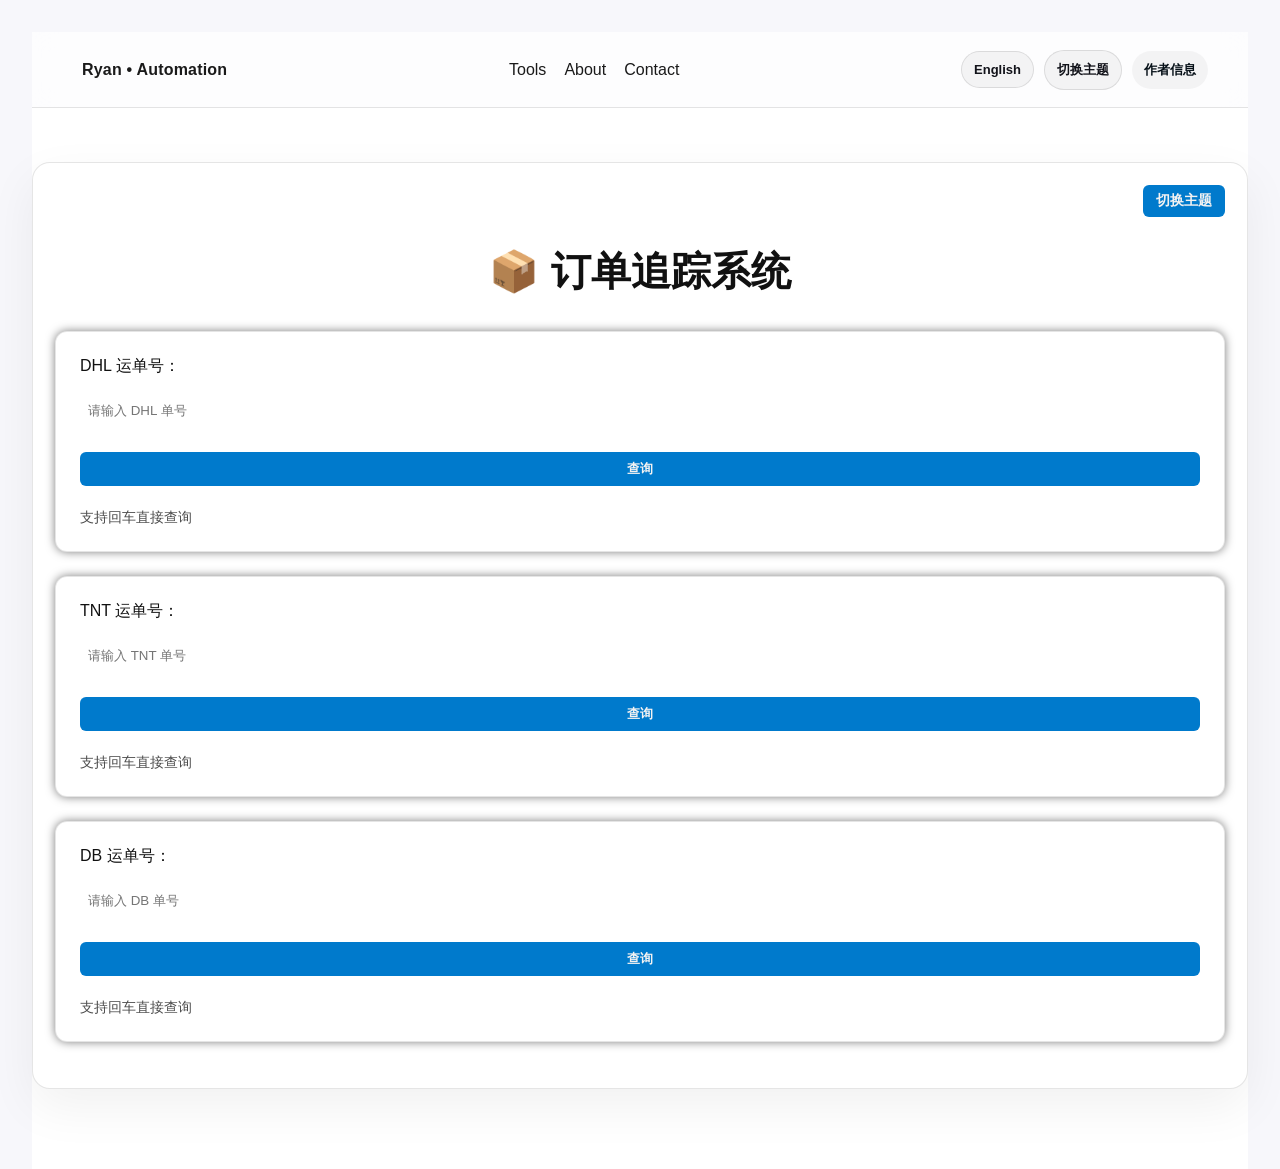
<file: order_tracking.html>
<!DOCTYPE html>
<html lang="zh-CN">
<head>
  <meta charset="UTF-8">
  <meta name="viewport" content="width=device-width, initial-scale=1.0">
  <title>订单跟踪面板</title>
  <link rel="icon" href="Logo.png" type="image/png" />
  <link rel="stylesheet" href="style.css" />
  <style>

    :root {
      --bg-color: #0f1117;
      --text-color: #e3e3e3;
      --card-bg: #1c1f26;
      --button-bg: #61dafb;
      --button-hover: #4ec4e0;
    }

    body.light {
      --bg-color: #f2f2f2;
      --text-color: #1a1a1a;
      --card-bg: #ffffff;
      --button-bg: #007acc;
      --button-hover: #005fa3;
    }

    body {
      background-color: var(--bg-color);
      color: var(--text-color);
      font-family: 'Segoe UI', sans-serif;
      margin: 0;
      padding: 2rem;
      transition: background-color 0.3s, color 0.3s;
    }

    .top-bar {
      display: flex;
      justify-content: flex-end;
      margin-bottom: 1.5rem;
      gap: .5rem;
    }

    .top-bar button {
      padding: 0.4rem 0.8rem;
      font-size: 0.9rem;
      border-radius: 6px;
      border: none;
      background-color: var(--button-bg);
      color: var(--bg-color);
      cursor: pointer;
      margin-left: 0.5rem;
      font-weight: 700;
    }

    h1 {
      text-align: center;
      font-size: 2.5rem;
      margin-bottom: 2rem;
    }

    .tool-card {
      background: var(--card-bg);
      border-radius: 12px;
      padding: 1.5rem;
      margin-bottom: 1.5rem;
      box-shadow: 0 0 10px rgba(0, 0, 0, 0.5);
    }

    label {
      display: block;
      margin-bottom: 0.5rem;
      font-size: 1rem;
    }

    input {
      padding: 0.5rem;
      width: 100%;
      max-width: 360px;
      border-radius: 6px;
      border: none;
      margin-bottom: 1rem;
    }

    button.track-btn {
      padding: 0.5rem 1rem;
      border: none;
      border-radius: 6px;
      background-color: var(--button-bg);
      color: var(--bg-color);
      font-weight: bold;
      cursor: pointer;
    }

    button.track-btn:hover {
      background-color: var(--button-hover);
    }

    .hint {
      margin-top: .75rem;
      font-size: .9rem;
      opacity: .85;
      line-height: 1.4;
    }

    .small {
      font-size: .85rem;
      opacity: .75;
    }
  
  </style>
</head>
<body class="tool-page">
  <header class="topbar">
    <div class="container topbar__inner">
      <a class="brand" href="index.html" aria-label="Home">
        <span class="brand__dot" aria-hidden="true"></span>
        <span id="brandText">Ryan • Automation</span>
      </a>

      <nav class="navlinks" aria-label="Primary">
        <a id="navTools" href="index.html#tools">Tools</a>
        <a id="navAbout" href="about.html">About</a>
        <a id="navContact" href="index.html#contact">Contact</a>
      </nav>

      <div class="topbar__actions">
        <button id="langToggleBtn" class="pill" type="button">English</button>
        <button id="themeToggleBtn" class="pill" type="button">切换主题</button>
        <button id="authorBtn" class="pill pill--solid" type="button">作者信息</button>
      </div>
    </div>
  </header>

  <main class="tool-shell">
    <div class="tool-surface--light tool-surface">
      
<div class="top-bar">
<button onclick="toggleTheme()" type="button">切换主题</button>
</div>
<h1>📦 订单追踪系统</h1>
<div class="tool-card">
<label for="dhl-input">DHL 运单号：</label>
<input autocomplete="off" id="dhl-input" placeholder="请输入 DHL 单号" type="text"/>
<button class="track-btn" onclick="track('DHL')" type="button">查询</button>
<div class="hint small">支持回车直接查询</div>
</div>
<div class="tool-card">
<label for="tnt-input">TNT 运单号：</label>
<input autocomplete="off" id="tnt-input" placeholder="请输入 TNT 单号" type="text"/>
<button class="track-btn" onclick="track('TNT')" type="button">查询</button>
<div class="hint small">支持回车直接查询</div>
</div>
<div class="tool-card">
<label for="db-input">DB 运单号：</label>
<input autocomplete="off" id="db-input" placeholder="请输入 DB 单号" type="text"/>
<button class="track-btn" onclick="track('DB')" type="button">查询</button>
<div class="hint small">支持回车直接查询</div>
</div>
<script>
    function toggleTheme() {
      document.body.classList.toggle('light');
      localStorage.setItem('theme', document.body.classList.contains('light') ? 'light' : 'dark');
    }

    // 初始化主题
    (function () {
      const savedTheme = localStorage.getItem('theme');
      if (savedTheme === 'light') {
        document.body.classList.add('light');
      }
    })();

    // 不同承运商的“官网查询地址”生成器
    // 说明：有的官网支持把单号直接带到 URL，有的不支持也会打开查询页面
    const TRACK_URL = {
      DHL: (no) => `https://www.dhl.com/global-en/home/tracking/tracking-express.html?tracking-id=${encodeURIComponent(no)}`,
      TNT: (no) => `https://www.tnt.com/express/en_gb/site/shipping-tools/tracking.html?searchType=con&cons=${encodeURIComponent(no)}`,
      DB:  (no) => `https://eschenker.dbschenker.com/app/tracking-public/`
    };

    // 输入清洗：去掉空格
    function getTrackingNumber(inputId) {
      const el = document.getElementById(inputId);
      return (el.value || '').trim().replace(/\s+/g, '');
    }

    function track(carrier) {
      const inputMap = { DHL: 'dhl-input', TNT: 'tnt-input', DB: 'db-input' };
      const inputId = inputMap[carrier];
      const trackingNo = getTrackingNumber(inputId);

      if (!trackingNo) {
        alert('请先输入运单号再查询。');
        document.getElementById(inputId).focus();
        return;
      }

      const makeUrl = TRACK_URL[carrier];
      if (!makeUrl) {
        alert('暂不支持该承运商。');
        return;
      }

      const url = makeUrl(trackingNo);

      // 新窗口打开，避免用户丢失本站
      window.open(url, '_blank', 'noopener,noreferrer');
    }

    // 支持回车查询
    function bindEnter(inputId, carrier) {
      const el = document.getElementById(inputId);
      el.addEventListener('keydown', (e) => {
        if (e.key === 'Enter') {
          e.preventDefault();
          track(carrier);
        }
      });
    }

    bindEnter('dhl-input', 'DHL');
    bindEnter('tnt-input', 'TNT');
    bindEnter('db-input', 'DB');
  </script>

    </div>
  </main>

  <!-- Author modal -->
  <div id="authorModal" class="modal" aria-hidden="true">
    <div id="authorModalContent" class="modal__content" role="dialog" aria-modal="true" aria-labelledby="authorTitle">
      <div class="modal__head">
        <h3 id="authorTitle">关于作者</h3>
        <button id="authorClose" class="modal__close" aria-label="Close">✕</button>
      </div>
      <p id="authorText" class="modal__body">嗨，这里是 Ryan。</p>
      <div class="modal__actions">
        <a class="btn btn--yellow" href="index.html#contact">Contact</a>
        <a class="btn btn--ghost" href="index.html#tools">Tools</a>
      </div>
    </div>
  </div>

  <script src="app.js"></script>
</body>
</html>
</file>
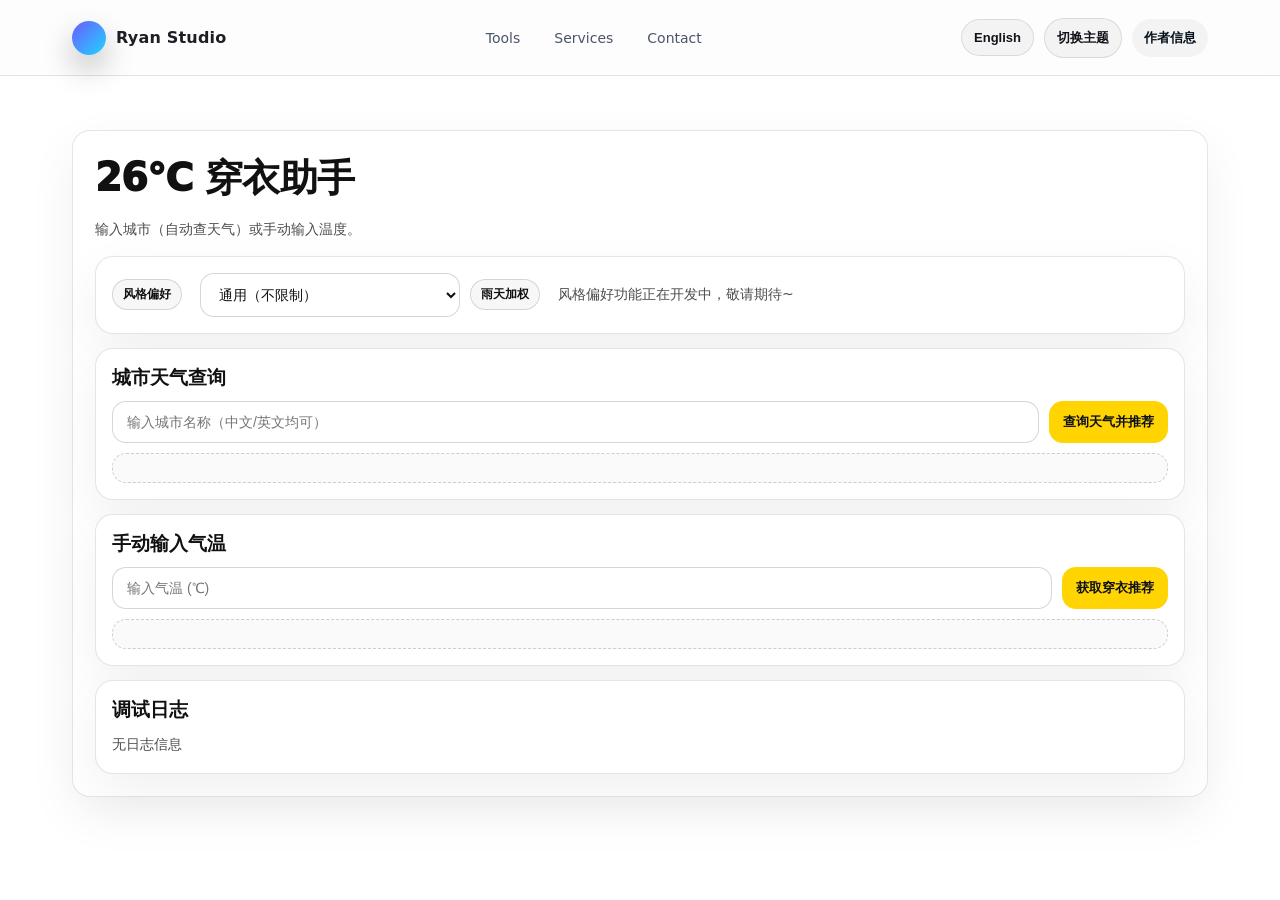
<file: SmartWear26.html>
<!DOCTYPE html>
<html lang="zh-CN">
<head>
  <meta charset="UTF-8">
  <meta name="viewport" content="width=device-width, initial-scale=1.0">
  <title id="docTitle">SmartWear 26</title>
  <link rel="icon" href="Logo.png" type="image/png" />
  <link rel="stylesheet" href="style.css" />
</head>

<body class="tool-page smartwear">
  <header class="topbar">
    <div class="container topbar__inner">
      <a class="brand" href="index.html" aria-label="Home">
        <span class="brand__mark" aria-hidden="true"></span>
        <span class="brand__text" id="brandText">Ryan Studio</span>
      </a>

      <!-- ✅ 关键：id 改成 app.js 认识的 navTools / navServices / navContact -->
      <nav class="navlinks" aria-label="Primary">
        <a class="navlink" id="navTools" href="index.html#tools">Tools</a>
        <a class="navlink" id="navServices" href="about.html">About</a>
        <a class="navlink" id="navContact" href="index.html#contact">Contact</a>
      </nav>

      <div class="topbar__actions">
        <button id="langToggleBtn" class="pill" type="button">English</button>
        <button id="themeToggleBtn" class="pill" type="button">切换主题</button>
        <button id="authorBtn" class="pill pill--solid" type="button">作者信息</button>
      </div>
    </div>
  </header>

  <main class="tool-shell">
    <div class="container">
      <div class="tool-surface tool-surface--light">
        <h1 class="pageTitle">26℃ 穿衣助手</h1>
        <p class="mutedText">
          输入城市（自动查天气）或手动输入温度。
        </p>

        <div class="grid">
          <!-- Preferences -->
          <section class="card" aria-label="Preferences">
            <div class="row">
              <label class="tag" for="styleSelect">风格偏好</label>
              <select id="styleSelect" class="field" style="max-width: 260px;">
                <option value="any" selected>通用（不限制）</option>
                <option value="minimal">极简</option>
                <option value="commute">通勤</option>
                <option value="sporty">运动</option>
                <option value="street">街头</option>
                <option value="outdoor">户外</option>
              </select>

              <span class="tag" title="下雨时会更偏向防水外套/雨具">雨天加权</span>
              <span class="mutedText">风格偏好功能正在开发中，敬请期待~</span>
            </div>
          </section>

          <!-- City weather -->
          <section class="card" aria-label="City weather">
            <h3 style="margin:0 0 10px;">城市天气查询</h3>
            <form id="cityForm" class="row">
              <input id="cityInput" class="field" placeholder="输入城市名称（中文/英文均可）" required type="text"/>
              <button class="btn btn--primary" type="submit">查询天气并推荐</button>
            </form>
            <div id="result" class="result"></div>
          </section>

          <!-- Manual temp -->
          <section class="card" aria-label="Manual temperature">
            <h3 style="margin:0 0 10px;">手动输入气温</h3>
            <form id="manualForm" class="row">
              <input id="manualTemp" class="field" placeholder="输入气温 (℃)" required type="number" step="0.1"/>
              <button class="btn btn--primary" type="submit">获取穿衣推荐</button>
            </form>
            <div id="manualResult" class="result"></div>
          </section>

          <!-- Debug log -->
          <section class="card" aria-label="Debug log">
            <h3 style="margin:0 0 10px;">调试日志</h3>
            <div id="log" class="mutedText">无日志信息</div>
          </section>
        </div>

        <script>
          /***********************
           * SmartWear v2
           ***********************/
          const targetTemp = 26;

          const wardrobe = {
            baseTop: [
              { name: "短袖T恤", warmth: 1.0, styles: ["any","minimal","sporty","street"] },
              { name: "POLO衫", warmth: 1.2, styles: ["any","commute","minimal"] },
              { name: "短袖衬衫", warmth: 1.1, styles: ["any","commute","street"] },
              { name: "长袖T恤", warmth: 1.8, styles: ["any","minimal","sporty","street"] },
              { name: "薄款打底衫", warmth: 2.0, styles: ["any","minimal","commute"] },
              { name: "薄款衬衫", warmth: 2.0, styles: ["any","commute","minimal"] },
              { name: "保暖内衣上衣", warmth: 3.0, styles: ["any","outdoor","minimal"] }
            ],
            midTop: [
              { name: "针织开衫", warmth: 2.6, styles: ["any","commute","minimal"] },
              { name: "薄毛衣", warmth: 3.0, styles: ["any","commute","minimal"] },
              { name: "卫衣", warmth: 3.2, styles: ["any","sporty","street"] },
              { name: "法兰绒衬衫外搭", warmth: 2.8, styles: ["any","street","outdoor"] },
              { name: "轻薄羽绒马甲", warmth: 3.6, styles: ["any","outdoor","commute"] },
              { name: "抓绒上衣", warmth: 4.0, styles: ["any","outdoor","sporty"] }
            ],
            outer: [
              { name: "薄外套（防风）", warmth: 2.8, styles: ["any","sporty","outdoor","street"], rainOk: true },
              { name: "牛仔夹克", warmth: 3.2, styles: ["any","street","minimal"] },
              { name: "棒球夹克", warmth: 3.0, styles: ["any","street","sporty"] },
              { name: "西装外套", warmth: 2.6, styles: ["commute","minimal"] },
              { name: "风衣", warmth: 3.4, styles: ["commute","minimal","any"], rainOk: true },
              { name: "呢子大衣", warmth: 5.0, styles: ["commute","minimal"] },
              { name: "棉服", warmth: 6.0, styles: ["any","outdoor"] },
              { name: "厚羽绒服", warmth: 8.5, styles: ["any","outdoor"], rainOk: true }
            ],
            bottom: [
              { name: "短裤", warmth: 0.6, styles: ["any","sporty","street"] },
              { name: "薄款休闲长裤", warmth: 1.6, styles: ["any","minimal","commute"] },
              { name: "牛仔裤", warmth: 2.0, styles: ["any","street","minimal"] },
              { name: "运动长裤", warmth: 1.8, styles: ["any","sporty"] },
              { name: "西裤", warmth: 1.8, styles: ["commute","minimal"] },
              { name: "工装裤", warmth: 2.2, styles: ["street","outdoor","any"] },
              { name: "加绒长裤", warmth: 3.4, styles: ["any","outdoor"] },
              { name: "保暖秋裤（打底）", warmth: 2.4, styles: ["any","outdoor","minimal"], isBaseBottom: true }
            ],
            accessory: [
              { name: "雨伞", warmth: 0.0, styles: ["any"], rainOnly: true },
              { name: "防水外套/雨衣", warmth: 2.4, styles: ["any","outdoor"], rainOnly: true, rainOk: true },
              { name: "帽子", warmth: 0.8, styles: ["any","street","sporty","outdoor"] },
              { name: "围巾", warmth: 1.2, styles: ["any","commute","minimal"] },
              { name: "手套", warmth: 1.2, styles: ["any","outdoor"] }
            ]
          };

          function logMsg(msg) {
            document.getElementById("log").textContent = msg;
          }
          function pickByStyle(items, style) {
            if (!style || style === "any") return items.slice();
            const hit = items.filter(x => (x.styles || []).includes(style));
            return hit.length >= 3 ? hit : items.slice();
          }
          function clamp(n, a, b){ return Math.max(a, Math.min(b, n)); }

          function recommendOutfits(temp, { raining=false, style="any" } = {}) {
            const need = clamp(targetTemp - temp + (raining ? 1.0 : 0.0), 0, 14);

            const baseTops = pickByStyle(wardrobe.baseTop, style);
            const midTops  = pickByStyle(wardrobe.midTop, style);
            const outers   = pickByStyle(wardrobe.outer, style);
            const bottoms  = pickByStyle(wardrobe.bottom, style);
            const accs     = pickByStyle(wardrobe.accessory, style);

            function chooseBottom(targetWarmth) {
              let useBaseBottom = targetWarmth >= 5.5;
              const baseBottom = bottoms.find(b => b.isBaseBottom);
              const outerBottomCandidates = bottoms.filter(b => !b.isBaseBottom);

              const scored = outerBottomCandidates
                .map(b => ({ b, score: Math.abs((b.warmth) - clamp(targetWarmth*0.35, 0.5, 3.6)) }))
                .sort((x,y) => x.score - y.score);

              const chosenOuter = scored[0]?.b || outerBottomCandidates[0];

              const items = [];
              let warmth = 0;

              if (useBaseBottom && baseBottom) {
                items.push(baseBottom);
                warmth += baseBottom.warmth;
              }
              items.push(chosenOuter);
              warmth += chosenOuter.warmth;

              return { items, warmth };
            }

            function chooseTopLayers(targetWarmth) {
              const wantOuter = targetWarmth >= 4.0;
              const wantMid   = targetWarmth >= 2.2;

              let basePool = baseTops;
              if (targetWarmth <= 1.2) basePool = baseTops.filter(x => ["短袖T恤","POLO衫","短袖衬衫"].includes(x.name));
              else if (targetWarmth <= 3.0) basePool = baseTops.filter(x => ["长袖T恤","薄款打底衫","薄款衬衫"].includes(x.name));
              else basePool = baseTops.filter(x => x.name.includes("保暖内衣") || x.name.includes("打底"));
              if (basePool.length === 0) basePool = baseTops;

              const base = basePool[Math.floor(Math.random() * basePool.length)];
              const items = [base];
              let warmth = base.warmth;

              if (wantMid) {
                const mid = midTops[Math.floor(Math.random() * midTops.length)];
                items.push(mid);
                warmth += mid.warmth;
              }

              if (wantOuter) {
                let outerPool = outers;
                if (raining) {
                  const rainOk = outers.filter(o => o.rainOk);
                  if (rainOk.length) outerPool = rainOk;
                }
                const outer = outerPool[Math.floor(Math.random() * outerPool.length)];
                items.push(outer);
                warmth += outer.warmth;
              }

              return { items, warmth };
            }

            function chooseAccessories(targetWarmth) {
              const items = [];

              if (raining) {
                const rainCandidates = accs.filter(a => a.rainOnly);
                if (rainCandidates.length) {
                  items.push(rainCandidates[Math.floor(Math.random() * rainCandidates.length)]);
                } else {
                  items.push({ name: "雨伞", warmth: 0.0 });
                }
              }

              if (targetWarmth >= 6.5) {
                const coldSet = accs.filter(a => !a.rainOnly && ["围巾","手套","帽子"].includes(a.name));
                if (coldSet.length) {
                  items.push(coldSet[Math.floor(Math.random() * coldSet.length)]);
                  if (Math.random() > 0.45) items.push(coldSet[Math.floor(Math.random() * coldSet.length)]);
                }
              }

              const warmth = items.reduce((s,x) => s + (x.warmth || 0), 0);
              return { items, warmth };
            }

            const plans = [];
            for (let i = 0; i < 3; i++) {
              const bottom = chooseBottom(need);
              const top = chooseTopLayers(need);
              const acc = chooseAccessories(need);

              const totalWarmth = bottom.warmth + top.warmth + acc.warmth;
              plans.push({
                top: top.items,
                bottom: bottom.items,
                acc: acc.items,
                score: Math.abs(totalWarmth - need),
                totalWarmth
              });
            }

            const uniq = [];
            const seen = new Set();
            for (const p of plans.sort((a,b)=>a.score-b.score)) {
              const key = [
                p.top.map(x=>x.name).join("+"),
                p.bottom.map(x=>x.name).join("+"),
                p.acc.map(x=>x.name).join("+")
              ].join("|");
              if (!seen.has(key)) { uniq.push(p); seen.add(key); }
            }

            return { needWarmth: need, plans: uniq.slice(0,3) };
          }

          async function geocodeCity(city) {
            const geoUrl =
              `https://geocoding-api.open-meteo.com/v1/search` +
              `?name=${encodeURIComponent(city)}` +
              `&count=1&language=zh&format=json`;

            const res = await fetch(geoUrl);
            logMsg(`Geocoding 状态码: ${res.status}`);
            if (!res.ok) throw new Error(`城市解析失败，状态码: ${res.status}`);

            const data = await res.json();
            if (!data.results || data.results.length === 0) {
              throw new Error("未找到该城市，请尝试更具体的名称（如：北京/上海/深圳）");
            }

            const r = data.results[0];
            return {
              name: r.name,
              admin1: r.admin1,
              country: r.country,
              latitude: r.latitude,
              longitude: r.longitude
            };
          }

          async function fetchWeather(city) {
            const loc = await geocodeCity(city);

            const forecastUrl =
              `https://api.open-meteo.com/v1/forecast` +
              `?latitude=${loc.latitude}` +
              `&longitude=${loc.longitude}` +
              `&daily=temperature_2m_min,temperature_2m_max,precipitation_probability_max` +
              `&timezone=auto`;

            const res = await fetch(forecastUrl);
            logMsg(`Forecast 状态码: ${res.status}`);
            if (!res.ok) throw new Error(`获取天气失败，状态码: ${res.status}`);

            const data = await res.json();
            const daily = data.daily;
            if (!daily || !daily.temperature_2m_min || !daily.temperature_2m_max) {
              throw new Error("天气数据格式异常（daily 缺失）");
            }

            const min_temp = Number(daily.temperature_2m_min[0]);
            const max_temp = Number(daily.temperature_2m_max[0]);

            let rain_probability = daily.precipitation_probability_max
              ? Number(daily.precipitation_probability_max[0])
              : 0;
            if (!Number.isFinite(rain_probability)) rain_probability = 0;

            const displayCity = [loc.name, loc.admin1, loc.country].filter(Boolean).join(" · ");
            return { city: displayCity, min_temp, max_temp, rain_probability };
          }

          function planToHTML(p, idx) {
            const topStr = p.top.map(x=>x.name).join(" + ");
            const bottomStr = p.bottom.map(x=>x.name).join(" + ");
            const accStr = p.acc.length ? p.acc.map(x=>x.name).join(" + ") : "无";
            return `
              <li style="margin:10px 0;">
                <b>方案${idx+1}</b>
                <div class="mutedText" style="margin-top:6px;">
                  上衣：${topStr}<br/>
                  裤子：${bottomStr}<br/>
                  配件：${accStr}<br/>
                  估算保暖值：${p.totalWarmth.toFixed(1)}
                </div>
              </li>
            `;
          }

          function renderResult(containerId, titleHTML, tempForNeed, raining) {
            const style = document.getElementById("styleSelect").value || "any";
            const { needWarmth, plans } = recommendOutfits(tempForNeed, { raining, style });

            const el = document.getElementById(containerId);
            if (!el) return;

            const rainLine = raining
              ? `<span class="tag">雨天</span><span class="mutedText">已开启雨天加权（更偏向防水外套/雨具）</span>`
              : `<span class="tag">非雨天</span><span class="mutedText">默认干爽</span>`;

            el.innerHTML = `
              ${titleHTML}
              <div style="margin:10px 0;">${rainLine}</div>
              <div class="mutedText">目标保暖值（相对）≈ <b>${needWarmth.toFixed(1)}</b></div>
              <h4 style="margin:12px 0 6px;">推荐穿搭（必含上衣+裤子）：</h4>
              <ol style="margin:0; padding-left:18px;">
                ${plans.map((p,i)=>planToHTML(p,i)).join("")}
              </ol>
            `;
          }

          document.getElementById("cityForm").addEventListener("submit", async (e) => {
            e.preventDefault();
            const city = document.getElementById("cityInput").value.trim();
            const resultDiv = document.getElementById("result");
            if (!city) return;

            resultDiv.innerHTML = `<div class="loading">加载中，请稍候...</div>`;

            try {
              const { city: displayCity, min_temp, max_temp, rain_probability } = await fetchWeather(city);
              const avg_temp = (min_temp + max_temp) / 2;
              const raining = rain_probability > 50;

              const titleHTML = `
                <h3 style="margin:0 0 6px;">
                  ${displayCity} 今日气温：<b>${min_temp.toFixed(1)}℃ - ${max_temp.toFixed(1)}℃</b>
                </h3>
                <div class="mutedText">降雨概率：${rain_probability}%（按 ${avg_temp.toFixed(1)}℃ 估算）</div>
              `;

              const adjustedTemp = avg_temp - (raining ? 0.8 : 0.0);
              renderResult("result", titleHTML, adjustedTemp, raining);
            } catch (err) {
              resultDiv.innerHTML = `<div class="mutedText" style="color:#b42318;">${err.message}</div>`;
            }
          });

          document.getElementById("manualForm").addEventListener("submit", (e) => {
            e.preventDefault();
            const val = parseFloat(document.getElementById("manualTemp").value);
            if (Number.isNaN(val)) return;

            const titleHTML = `<h3 style="margin:0 0 6px;">输入气温：<b>${val.toFixed(1)}℃</b></h3>`;
            renderResult("manualResult", titleHTML, val, false);
          });
        </script>
      </div>
    </div>
  </main>

  <div id="authorModal" class="modal" aria-hidden="true">
    <div id="authorModalContent" class="modal__content" role="dialog" aria-modal="true" aria-labelledby="authorTitle">
      <div class="modal__head">
        <h3 id="authorTitle">关于作者</h3>
        <button id="authorClose" class="modal__close" aria-label="Close">✕</button>
      </div>
      <p id="authorText" class="modal__body">嗨，这里是 Ryan。</p>
      <div class="modal__actions">
        <a class="btn btn--primary" href="index.html#contact">Contact</a>
        <a class="btn" href="index.html#tools">Tools</a>
      </div>
    </div>
  </div>

  <!-- ✅ 确保路径正确：SmartWear26.html 和 app.js 必须在同一目录；不在同一目录就改成 ../app.js 或 /app.js -->
  <script src="app.js"></script>
</body>
</html>
</file>
<file: style.css>
:root{
  --bg:#0b0f19;
  --text:#f3f5fb;
  --muted:#c3c9dc;
  --muted2:#9aa3bc;
  --line:rgba(255,255,255,.12);

  --brand:#6a5cff;   /* purple */
  --brand2:#21d4ff;  /* cyan */
  --accent:#ffd400;  /* yeti-like yellow */

  --radius:18px;
  --shadow: 0 24px 80px rgba(0,0,0,.45);
  --max:1180px;

  --topbarH:76px;
}

*{box-sizing:border-box}
html,body{height:100%}
body{
  margin:0;
  font-family: ui-sans-serif, system-ui, -apple-system, "Segoe UI", Roboto, "Helvetica Neue", Arial, "Noto Sans", "PingFang SC", "Microsoft Yahei";
  color:var(--text);
  background: var(--bg);
}

/* light mode (kept compatible with app.js) */
body.light-mode{
  --bg:#f7f7fb;
  --text:#12131a;
  --muted:#4b556a;
  --muted2:#5d6780;
  --line:rgba(0,0,0,.10);
  background: var(--bg);
}
a{color:inherit;text-decoration:none}
strong{font-weight:800}
.container{max-width:var(--max); margin:0 auto; padding:0 22px}

/* ---------------- TOPBAR ---------------- */
.topbar{
  position:sticky; top:0; z-index:20;
  height:var(--topbarH);
  border-bottom:1px solid var(--line);
  background: rgba(8,10,17,.45);
  backdrop-filter: blur(12px);
}
body.light-mode .topbar{ background: rgba(255,255,255,.7); }

.topbar__inner{
  height:100%;
  display:flex;
  align-items:center;
  justify-content:space-between;
  gap:14px;
}
.brand{
  display:flex;
  align-items:center;
  gap:10px;
  font-weight:900;
  letter-spacing:.2px;
  white-space:nowrap;
}
.brand__mark{
  width:34px; height:34px;
  border-radius:999px;
  background: linear-gradient(135deg, var(--brand), var(--brand2));
  box-shadow: 0 14px 30px rgba(0,0,0,.25);
}
.brand__text{opacity:.95}

.navlinks{
  display:flex;
  align-items:center;
  gap:18px;
  justify-content:center;
  flex:1;
}
.navlink{
  color:var(--muted);
  font-size:14px;
  padding:10px 8px;
  border-radius:999px;
}
.navlink:hover{
  color:var(--text);
  background: rgba(255,255,255,.06);
}

.topbar__actions{
  display:flex;
  align-items:center;
  gap:10px;
  flex-wrap:wrap; /* fixes overlap */
  justify-content:flex-end;
  min-width: 220px;
}

.pill{
  appearance:none;
  border:1px solid var(--line);
  background: rgba(255,255,255,.05);
  color: var(--text);
  font-weight:750;
  border-radius:999px;
  padding:10px 12px;
  font-size:13px;
  cursor:pointer;
  white-space:nowrap;
}
body.light-mode .pill{ background: rgba(0,0,0,.04); }
.pill:hover{ transform: translateY(-1px); }
.pill:active{ transform: translateY(0px); }

.pill--solid{
  border:0;
  background: linear-gradient(90deg, var(--brand), var(--brand2));
  color:#061018;
}

/* Small screens: hide center nav to prevent crowding */
@media (max-width: 860px){
  .navlinks{display:none}
  .topbar__actions{min-width:unset}
}

/* ---------------- HERO ---------------- */
.hero{
  position:relative;
  min-height: calc(100vh - var(--topbarH));
  display:flex;
  align-items:stretch;
  overflow:hidden;
}
.hero__bg{
  position:absolute; inset:0;
  /* "mountain-ish" layered gradients (no external image) */
  background:
    radial-gradient(1100px 600px at 20% 10%, rgba(255,212,0,.30), transparent 60%),
    radial-gradient(900px 540px at 80% 20%, rgba(106,92,255,.35), transparent 60%),
    radial-gradient(1200px 700px at 55% 110%, rgba(33,212,255,.20), transparent 55%),
    linear-gradient(180deg, rgba(255,255,255,.06), rgba(255,255,255,0) 35%),
    linear-gradient(180deg, rgba(8,10,17,.35), rgba(8,10,17,.92));
}
body.light-mode .hero__bg{
  background:
    radial-gradient(1100px 600px at 20% 10%, rgba(255,212,0,.25), transparent 60%),
    radial-gradient(900px 540px at 80% 20%, rgba(106,92,255,.22), transparent 60%),
    radial-gradient(1200px 700px at 55% 110%, rgba(33,212,255,.16), transparent 55%),
    linear-gradient(180deg, rgba(255,255,255,.9), rgba(255,255,255,.75));
}

.hero__inner{
  position:relative;
  width:100%;
  display:grid;
  grid-template-columns: 1.25fr .75fr;
  gap:26px;
  align-items:center;
  padding: 58px 0 48px;
}
.eyebrow{
  color: var(--muted2);
  font-weight:800;
  letter-spacing:.08em;
  text-transform:uppercase;
  font-size:12px;
}
.hero__headline{
  margin: 14px 0 14px;
  font-size: clamp(44px, 5.4vw, 74px);
  line-height: .98;
  font-weight: 950;
  letter-spacing:-.02em;
}
.dot{ color: var(--accent); }

.hero__sub{
  margin: 0;
  max-width: 62ch;
  color: var(--muted);
  font-size: 16px;
  line-height: 1.75;
}

.hero__cta{
  display:flex;
  gap:14px;
  align-items:center;
  margin-top: 26px;
}

.cta{
  display:inline-flex;
  align-items:center;
  justify-content:center;
  padding: 14px 18px;
  border-radius: 6px; /* squarer, more yeti-like */
  font-weight: 850;
  font-size: 14px;
  border:1px solid var(--line);
  cursor:pointer;
  user-select:none;
}
.cta--primary{
  border:0;
  background: var(--accent);
  color:#0b0f19;
  box-shadow: 0 18px 50px rgba(0,0,0,.25);
}
.cta--ghost{
  background: rgba(255,255,255,.04);
}
.cta:hover{ transform: translateY(-1px); }
.cta:active{ transform: translateY(0px); }

.hero__badges{
  margin-top: 26px;
  display:flex;
  gap:12px;
  flex-wrap:wrap;
}
.badge{
  border:1px solid var(--line);
  background: rgba(255,255,255,.05);
  border-radius: 999px;
  padding: 10px 12px;
  min-width: 210px;
}
body.light-mode .badge{ background: rgba(0,0,0,.03); }
.badge__k{ font-weight:900; font-size:13px; }
.badge__t{ color: var(--muted2); font-size:12px; margin-top:2px; }

.hero__right{
  display:flex;
  justify-content:flex-end;
}
.awardPanel{
  width:100%;
  max-width: 420px;
  border:1px solid var(--line);
  background: rgba(10,12,20,.48);
  border-radius: var(--radius);
  box-shadow: var(--shadow);
  padding: 18px;
}
body.light-mode .awardPanel{ background: rgba(255,255,255,.75); }

.awardPanel__title{
  font-weight:950;
  font-size: 16px;
  margin-bottom: 10px;
}
.awardPanel__list{
  margin:0;
  padding-left: 18px;
  color: var(--muted);
  line-height: 1.8;
}
.awardPanel__mini{
  margin-top: 14px;
  display:grid;
  grid-template-columns: 1fr 1fr;
  gap:10px;
}
.mini{
  border:1px solid var(--line);
  border-radius: 14px;
  padding:10px;
  background: rgba(255,255,255,.04);
}
body.light-mode .mini{ background: rgba(0,0,0,.03); }
.mini__k{ font-weight:900; font-size:12px; color: var(--muted2); }
.mini__t{ font-weight:800; font-size:12px; margin-top:4px; }

@media (max-width: 980px){
  .hero__inner{ grid-template-columns: 1fr; padding: 42px 0 30px; }
  .hero__right{ justify-content:flex-start; }
  .badge{ min-width: unset; }
}

/* ---------------- SECTION HEAD ---------------- */
.sectionHead{
  display:flex;
  align-items:flex-end;
  justify-content:space-between;
  gap:16px;
  margin: 0 0 18px;
}
.sectionHead--tight{ align-items:center; }
.sectionHead h2{
  margin:0;
  font-size: clamp(30px, 3vw, 46px);
  font-weight: 950;
  letter-spacing:-.02em;
}
.sectionLink{
  color: rgba(0,0,0,.7);
  font-weight: 850;
  text-decoration: underline;
  text-underline-offset: 4px;
}
body:not(.light-mode) .sectionLink{ color: rgba(255,255,255,.7); }
.sectionLink:hover{ opacity:.9 }

/* ---------------- SERVICES (light like Yeti) ---------------- */
.services{
  background: #f1f1f1;
  color:#111;
  padding: 64px 0;
}
body.light-mode .services{ background: #f1f1f1; }
body:not(.light-mode) .services{ background: #f1f1f1; color:#111; } /* keep Yeti-like even in dark mode */

.serviceGrid{
  display:grid;
  grid-template-columns: repeat(3, minmax(0,1fr));
  gap: 18px;
}
.serviceCard{
  background:#fff;
  border: 1px solid rgba(0,0,0,.08);
  border-radius: 0px; /* Yeti has sharp cards */
  padding: 22px;
  min-height: 320px;
  box-shadow: 0 18px 50px rgba(0,0,0,.08);
}
.serviceArt{
  width:100%;
  height:170px;
  background: #efefef;
  display:flex;
  align-items:center;
  justify-content:center;
  font-size:42px;
  margin-bottom: 18px;
}
.serviceCard h3{
  margin:0 0 10px;
  font-size: 22px;
  font-weight: 900;
}
.serviceCard p{
  margin:0;
  color: rgba(0,0,0,.72);
  line-height: 1.75;
  font-size: 15px;
}
@media (max-width: 980px){
  .serviceGrid{ grid-template-columns: 1fr; }
  .serviceCard{ min-height: unset; }
}

/* ---------------- PORTFOLIO / TOOLS ---------------- */
.portfolio{
  padding: 60px 0 72px;
  background: #ffffff;
  color:#111;
}
body:not(.light-mode) .portfolio{ background:#ffffff; color:#111; }
.searchWrap{ display:flex; align-items:center; justify-content:flex-end; }
.search{
  width:min(420px, 70vw);
  padding: 14px 14px;
  border-radius: 999px;
  border:1px solid rgba(0,0,0,.16);
  outline:none;
  font-size: 14px;
}
.search:focus{ border-color: rgba(0,0,0,.35); }

.toolsGrid{
  display:grid;
  grid-template-columns: repeat(3, minmax(0,1fr));
  gap: 16px;
}
@media (max-width: 980px){
  .toolsGrid{ grid-template-columns: 1fr; }
}

.tool-card{
  background:#fff;
  border:1px solid rgba(0,0,0,.10);
  border-radius: 14px;
  padding: 16px;
  transition: transform .15s ease, box-shadow .15s ease;
  box-shadow: 0 18px 50px rgba(0,0,0,.06);
  display:flex;
  flex-direction:column;
  gap:10px;
}
.tool-card:hover{
  transform: translateY(-3px);
  box-shadow: 0 26px 70px rgba(0,0,0,.10);
}
.tool-title{
  margin:0;
  font-size: 18px;
  font-weight: 950;
}
.tool-desc{
  margin:0;
  color: rgba(0,0,0,.7);
  line-height: 1.65;
  font-size: 14px;
}
.tool-link{
  margin-top:auto;
}
.tool-link a{
  display:inline-flex;
  align-items:center;
  gap:8px;
  font-weight: 900;
  color:#111;
  text-decoration:none;
  border-bottom: 2px solid rgba(0,0,0,.18);
  padding-bottom: 2px;
}
.tool-link a:hover{ border-bottom-color: rgba(0,0,0,.5); }
.tool-link a.disabled{
  opacity:.45;
  pointer-events:none;
  border-bottom-color: rgba(0,0,0,.12);
}

/* ---------------- CONTACT ---------------- */
.contact{
  padding: 70px 0 84px;
  background: #0b0f19;
  color: var(--text);
}
body.light-mode .contact{ background:#ffffff; color:#111; border-top: 1px solid rgba(0,0,0,.08); }

.contact__inner{
  display:grid;
  grid-template-columns: 1.1fr .9fr;
  gap: 18px;
  align-items:start;
}
.contact__copy h2{
  margin:0 0 10px;
  font-size: clamp(30px, 3vw, 46px);
  font-weight: 950;
}
.muted{ color: var(--muted); line-height:1.8; }
body.light-mode .muted{ color: rgba(0,0,0,.7); }
.small{ font-size: 12px; }

.contact__chips{ display:flex; flex-wrap:wrap; gap:10px; margin:16px 0 10px; }
.chip{
  border:1px solid var(--line);
  border-radius: 999px;
  padding: 9px 12px;
  font-weight: 850;
  font-size: 13px;
  background: rgba(255,255,255,.04);
}
body.light-mode .chip{ border-color: rgba(0,0,0,.12); background: rgba(0,0,0,.03); }

.contact__card{
  border:1px solid var(--line);
  border-radius: var(--radius);
  padding: 16px;
  background: rgba(255,255,255,.05);
}
body.light-mode .contact__card{ background: rgba(0,0,0,.03); border-color: rgba(0,0,0,.12); }

.contact__label{ font-weight: 950; margin-bottom: 10px; }
.contact__textarea{
  width:100%;
  min-height: 140px;
  border-radius: 14px;
  border:1px solid var(--line);
  background: rgba(0,0,0,.25);
  color: var(--text);
  padding: 12px;
  outline:none;
  font-size: 14px;
  line-height:1.6;
}
body.light-mode .contact__textarea{
  background: rgba(255,255,255,.85);
  color:#111;
  border-color: rgba(0,0,0,.16);
}

@media (max-width: 980px){
  .contact__inner{ grid-template-columns: 1fr; }
}


/* ---------------- TOOL PAGES (about.html etc.) ---------------- */
.tool-page .tool-shell{
  padding: 54px 0 80px;
  background:#ffffff;
  color:#111;
  min-height: calc(100vh - var(--topbarH));
}
body.tool-page:not(.light-mode) .tool-shell{
  background:#ffffff; /* keep readable like homepage portfolio */
  color:#111;
}

/* Card-like surfaces that match homepage cards */
.tool-page .tool-surface{
  background:#fff;
  border:1px solid rgba(0,0,0,.10);
  border-radius: var(--radius);
  padding: 22px;
  box-shadow: 0 18px 50px rgba(0,0,0,.06);
}
.tool-page .tool-surface--light{ /* keep compatibility with existing markup */
  background:#fff;
}

/* Ensure muted text is readable on white surface in BOTH themes */
.tool-page .tool-shell .muted{
  color: rgba(0,0,0,.70) !important;
}

/* Dashed boxes used in about.html */
.tool-page .dashbox{
  border:1px dashed rgba(0,0,0,.18) !important;
  border-radius: var(--radius) !important;
  background: rgba(0,0,0,.02);
}

/* Small screens: keep comfortable side padding */
@media (max-width: 980px){
  .tool-page .tool-shell{ padding: 42px 0 64px; }
}


/* ---------------- MODAL (from your original logic) ---------------- */
#authorModal {
  display: none;
  position: fixed;
  inset: 0;
  background-color: rgba(0,0,0,.55);
  z-index: 999;
  align-items: center;
  justify-content: center;
}
#authorModal.light-mode{ background-color: rgba(0,0,0,.35); }

#authorModalContent {
  position: relative;
  background: #0f1629;
  color: var(--text);
  border: 1px solid var(--line);
  border-radius: var(--radius);
  padding: 22px;
  width: min(520px, 92vw);
  box-shadow: var(--shadow);
}
#authorModal.light-mode #authorModalContent{
  background: #fff;
  color:#111;
  border-color: rgba(0,0,0,.12);
}
#authorClose {
  position: absolute;
  right: 14px;
  top: 10px;
  font-size: 26px;
  cursor: pointer;
  line-height: 1;
  opacity: .8;
}
#authorClose:hover { opacity: 1; }


.tool-card.is-clickable{cursor:pointer;}
.tool-card.is-clickable:focus{outline:3px solid rgba(255,212,0,.55); outline-offset:3px;}
.tool-card.is-disabled{opacity:.65;}


/* mailbox placeholder */
.contact__mailbox{
  font-weight: 900;
  letter-spacing: .2px;
  padding: 14px 14px;
  border-radius: 14px;
  border: 1px dashed var(--line);
  background: rgba(255,255,255,.03);
  word-break: break-all;
}
body.light-mode .contact__mailbox{
  border-color: rgba(0,0,0,.18);
  background: rgba(255,255,255,.85);
}
/* ================================
   SmartWear26 (match homepage)
   ================================ */
.smartwear .pageTitle{
  margin: 0 0 14px;
  font-size: clamp(28px, 3vw, 42px);
  font-weight: 950;
  letter-spacing: -.02em;
}

.smartwear .grid{
  display: grid;
  grid-template-columns: 1fr;
  gap: 14px;
}

.smartwear .card{
  border: 1px solid rgba(0,0,0,.10);
  border-radius: var(--radius);
  background: #fff;
  padding: 16px;
  box-shadow: 0 18px 50px rgba(0,0,0,.06);
}

.smartwear .row{
  display: flex;
  gap: 10px;
  flex-wrap: wrap;
  align-items: center;
}

.smartwear .field{
  flex: 1;
  min-width: 220px;
  padding: 12px 14px;
  border-radius: 14px;
  border: 1px solid rgba(0,0,0,.16);
  outline: none;
  font-size: 14px;
  background: #fff;
  color: #111;
}
.smartwear .field:focus{
  border-color: rgba(0,0,0,.35);
}

.smartwear .btn{
  display: inline-flex;
  align-items: center;
  justify-content: center;
  padding: 12px 14px;
  border-radius: 14px;
  border: 1px solid rgba(0,0,0,.16);
  background: rgba(0,0,0,.03);
  font-weight: 900;
  cursor: pointer;
  user-select: none;
}
.smartwear .btn:hover{ transform: translateY(-1px); }
.smartwear .btn:active{ transform: translateY(0px); }

.smartwear .btn--primary{
  border: 0;
  background: var(--accent);
  color: #0b0f19;
}

.smartwear .mutedText{
  color: rgba(0,0,0,.70);
  line-height: 1.7;
  font-size: 14px;
}

.smartwear .result{
  margin-top: 10px;
  padding: 14px;
  border-radius: 14px;
  border: 1px dashed rgba(0,0,0,.18);
  background: rgba(0,0,0,.02);
}
.smartwear .tag{
  display:inline-flex;
  padding: 6px 10px;
  border-radius: 999px;
  border: 1px solid rgba(0,0,0,.14);
  background: rgba(0,0,0,.03);
  font-size: 12px;
  font-weight: 850;
  margin-right: 8px;
}

.smartwear .loading{
  font-weight: 850;
}
</file>
